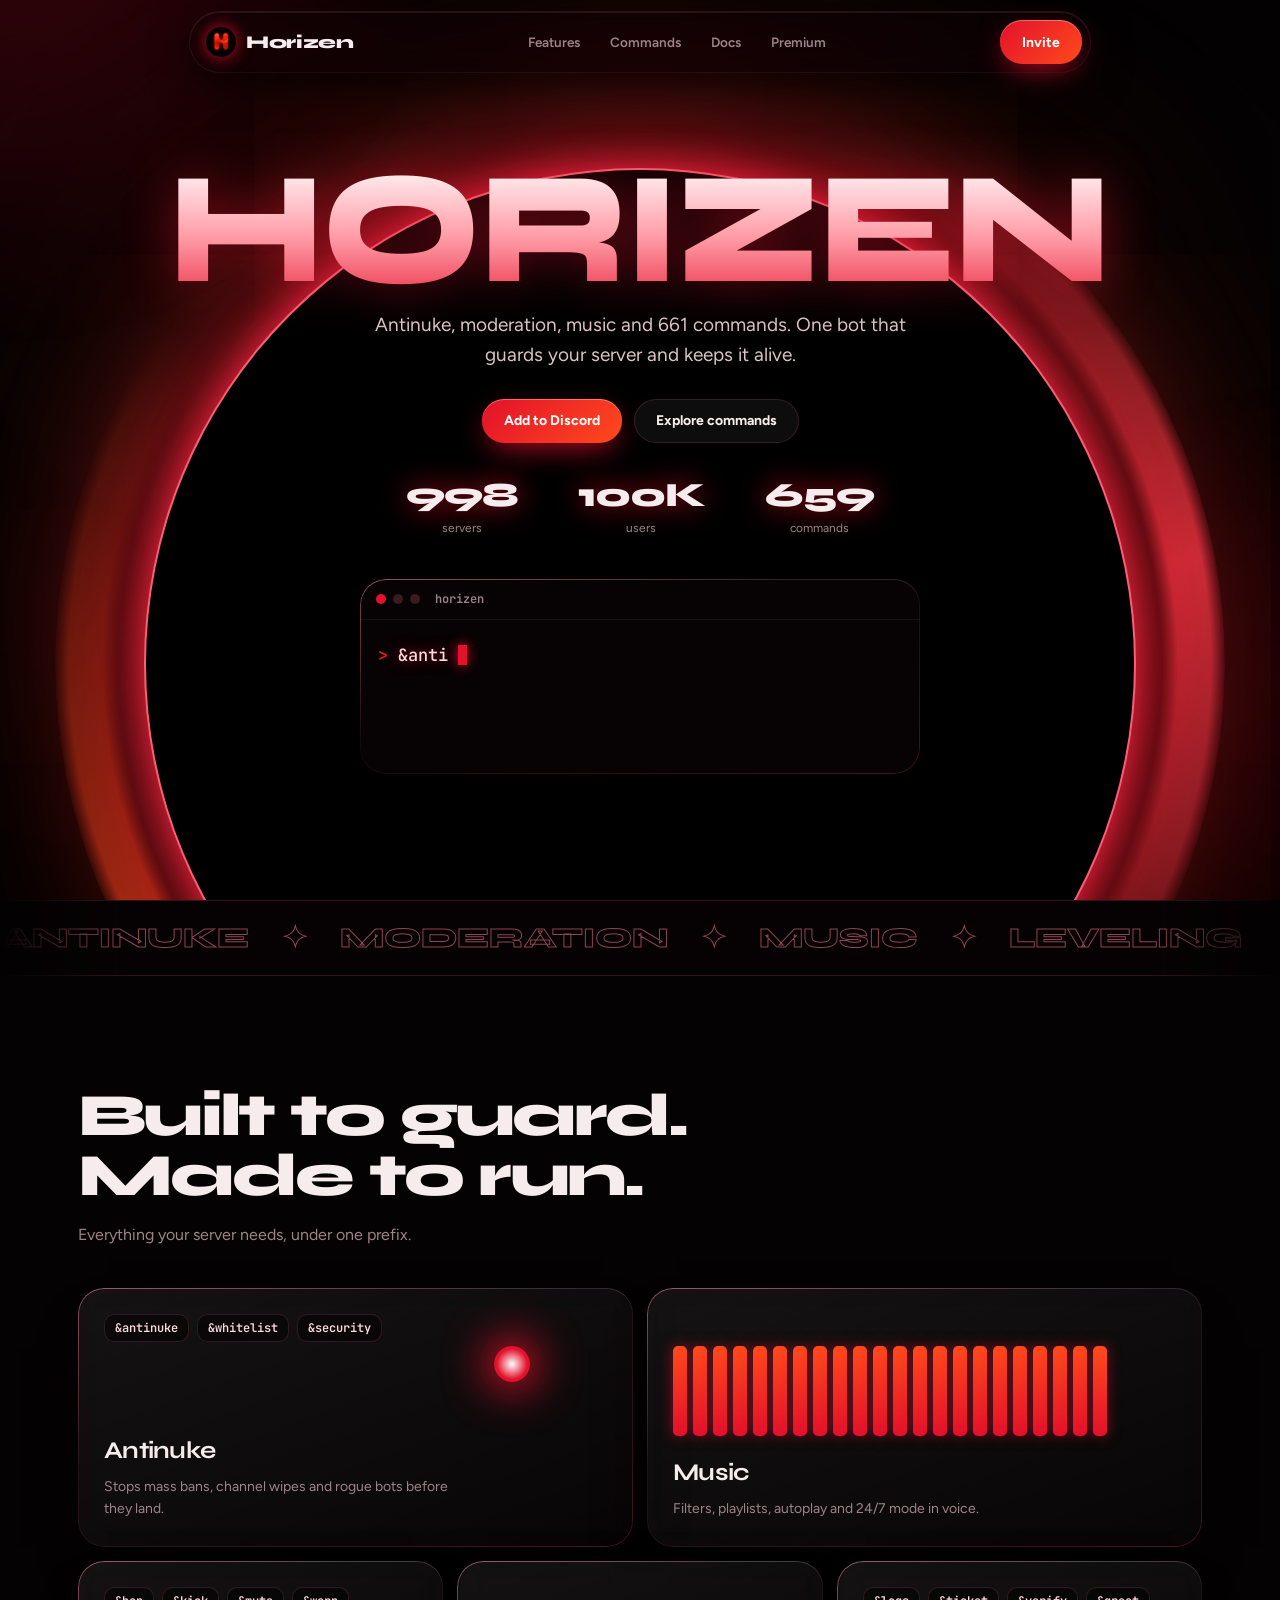
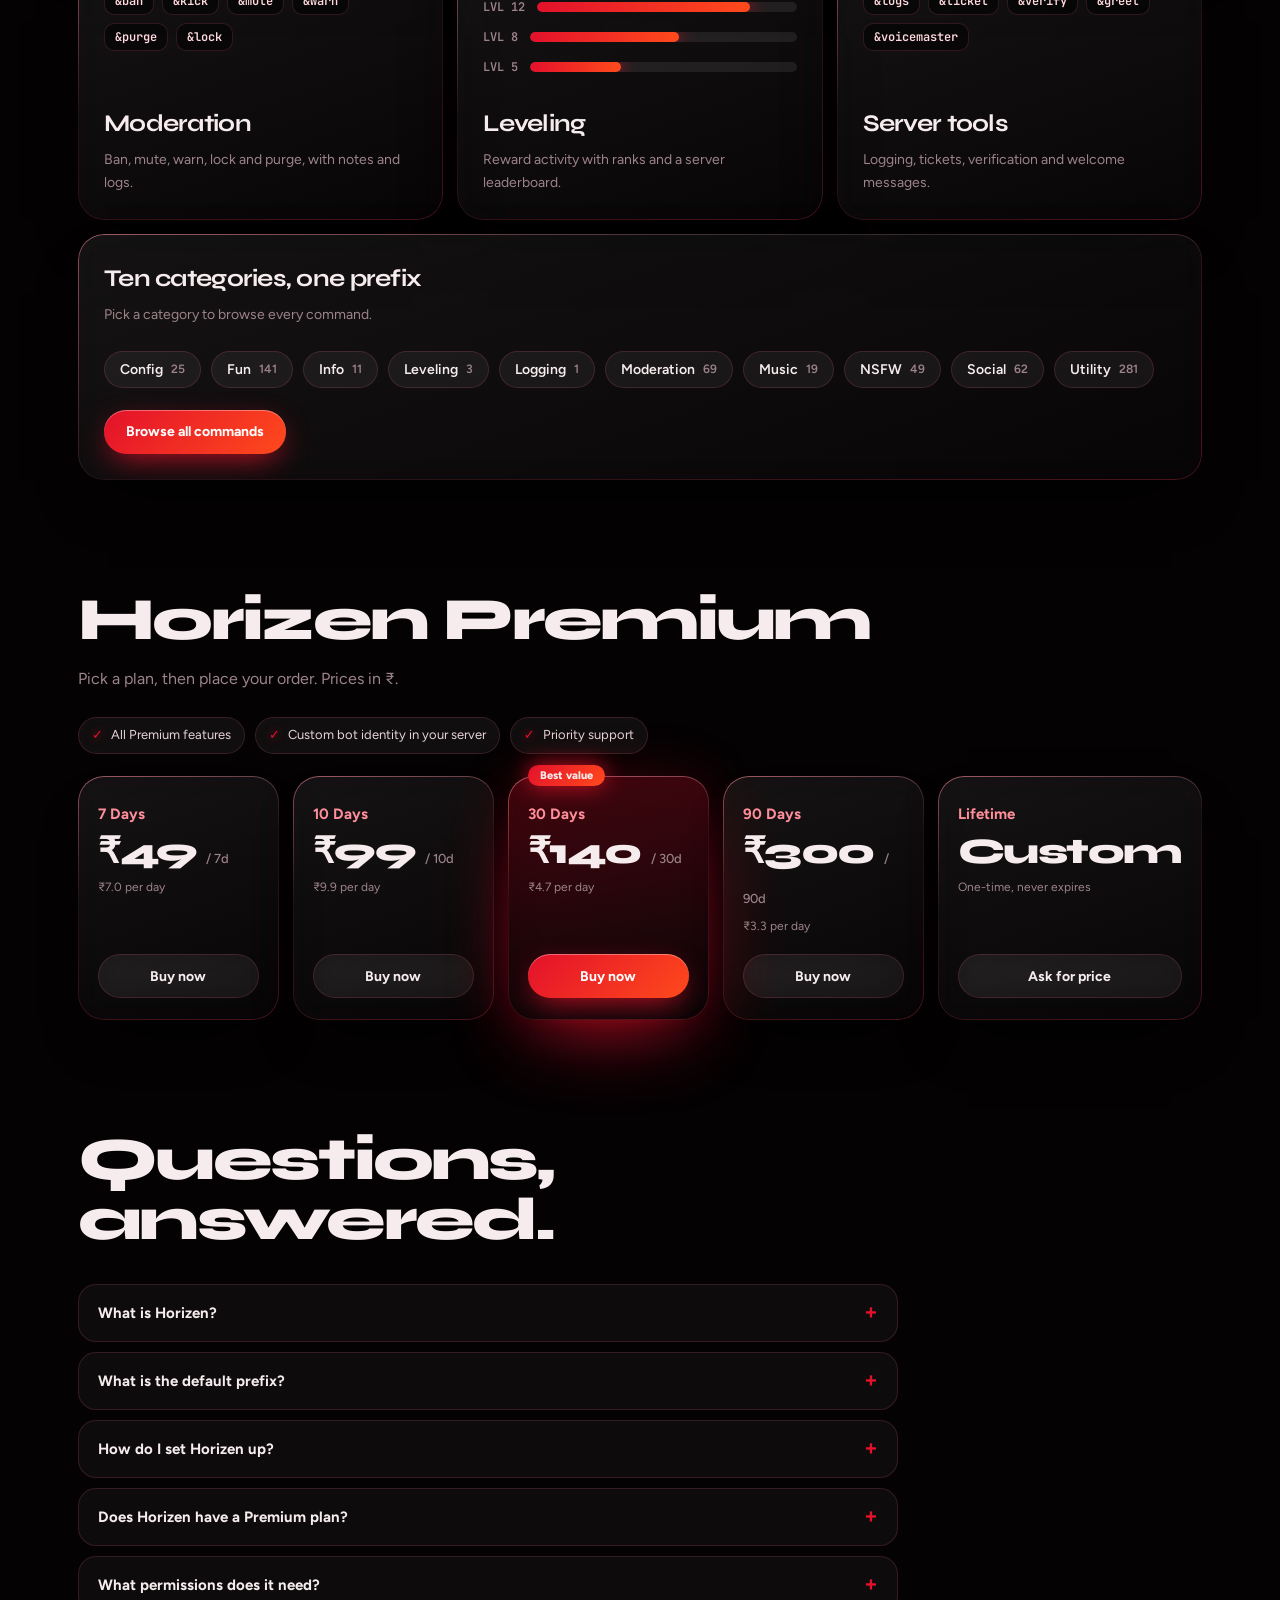
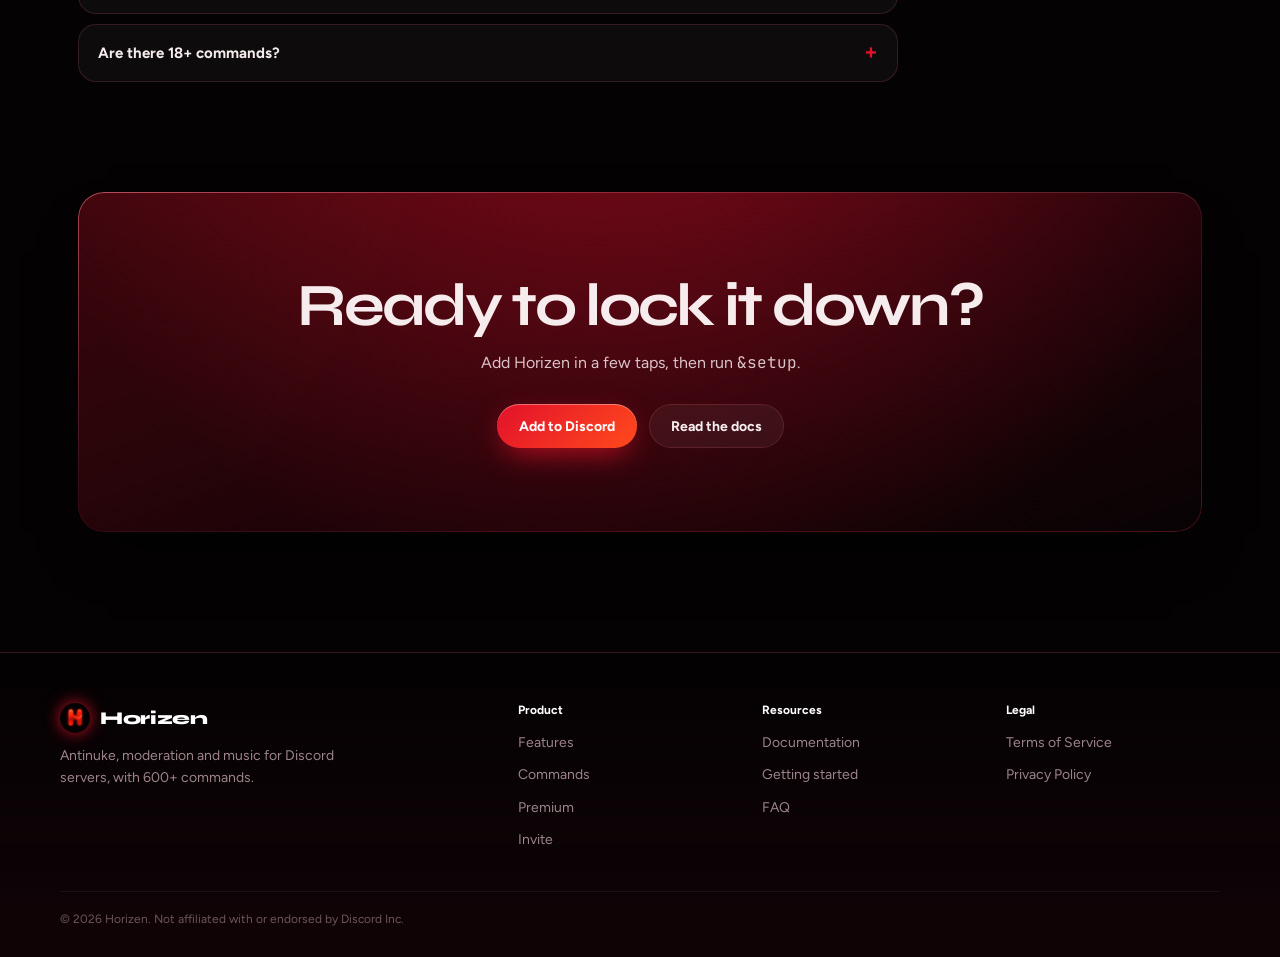
<file: index.html>
<!DOCTYPE html>
<html lang="en">
<head>
<meta charset="utf-8">
<meta name="viewport" content="width=device-width, initial-scale=1, viewport-fit=cover">
<title>Horizen: Antinuke, Moderation &amp; Music Discord Bot with 600+ Commands</title>
<meta name="title" content="Horizen: Antinuke, Moderation &amp; Music Discord Bot with 600+ Commands">
<meta name="description" content="Horizen is a Discord bot with Antinuke protection, moderation, music, leveling, logging and 600+ commands. Secure your server and keep it active. Add Horizen free.">
<meta name="keywords" content="Horizen, Discord bot, antinuke, moderation, music bot, automod, 600 commands">
<meta name="author" content="Horizen"><meta name="application-name" content="Horizen"><meta name="generator" content="Horizen"><meta name="copyright" content="Horizen">
<meta name="robots" content="index, follow, max-image-preview:large, max-snippet:-1, max-video-preview:-1"><meta name="googlebot" content="index, follow"><meta name="bingbot" content="index, follow">
<meta name="language" content="English"><meta name="distribution" content="global"><meta name="coverage" content="Worldwide"><meta name="target" content="all"><meta name="rating" content="general"><meta name="revisit-after" content="7 days">
<meta name="subject" content="Discord bot"><meta name="classification" content="Discord Bots, Server Security, Moderation, Music"><meta name="category" content="Utilities">
<meta name="referrer" content="strict-origin-when-cross-origin"><meta name="format-detection" content="telephone=no">
<meta name="theme-color" content="#e3112b"><meta name="msapplication-TileColor" content="#040203"><meta name="color-scheme" content="dark"><meta name="supported-color-schemes" content="dark">
<meta name="mobile-web-app-capable" content="yes"><meta name="apple-mobile-web-app-capable" content="yes"><meta name="apple-mobile-web-app-title" content="Horizen"><meta name="apple-mobile-web-app-status-bar-style" content="black-translucent">
<meta name="HandheldFriendly" content="true"><meta name="MobileOptimized" content="width"><meta name="msapplication-tap-highlight" content="no">
<link rel="canonical" href="https://horizen.of.to/">
<link rel="alternate" hreflang="en" href="https://horizen.of.to/"><link rel="alternate" hreflang="x-default" href="https://horizen.of.to/">
<link rel="icon" type="image/webp" href="assets/logo.webp"><link rel="apple-touch-icon" href="assets/logo.webp">
<link rel="manifest" href="manifest.webmanifest"><link rel="sitemap" type="application/xml" title="Sitemap" href="sitemap.xml">
<link rel="preconnect" href="https://fonts.googleapis.com"><link rel="preconnect" href="https://fonts.gstatic.com" crossorigin>
<link rel="preload" as="style" href="https://fonts.googleapis.com/css2?family=Syne:wght@600;700;800&family=Figtree:wght@400;500;600;700;800&family=JetBrains+Mono:wght@500;700&display=swap"><link rel="stylesheet" href="https://fonts.googleapis.com/css2?family=Syne:wght@600;700;800&family=Figtree:wght@400;500;600;700;800&family=JetBrains+Mono:wght@500;700&display=swap">
<link rel="stylesheet" href="assets/site.css">
<!-- Verification: uncomment and add your codes
<meta name="google-site-verification" content="YOUR_CODE"><meta name="msvalidate.01" content="YOUR_CODE"><meta name="yandex-verification" content="YOUR_CODE">
<meta name="twitter:site" content="@YOUR_HANDLE"><meta name="twitter:creator" content="@YOUR_HANDLE"> -->
<meta property="og:type" content="website"><meta property="og:site_name" content="Horizen"><meta property="og:title" content="Horizen: Antinuke, Moderation &amp; Music Discord Bot with 600+ Commands"><meta property="og:description" content="Horizen is a Discord bot with Antinuke protection, moderation, music, leveling, logging and 600+ commands. Secure your server and keep it active. Add Horizen free."><meta property="og:url" content="https://horizen.of.to/">
<meta property="og:image" content="https://horizen.of.to/og-image.png"><meta property="og:image:secure_url" content="https://horizen.of.to/og-image.png"><meta property="og:image:type" content="image/png"><meta property="og:image:width" content="1200"><meta property="og:image:height" content="630"><meta property="og:image:alt" content="Horizen Discord bot logo on a red and black background"><meta property="og:locale" content="en_US"><meta property="og:updated_time" content="2026-10-05T00:00:00+00:00">
<meta name="twitter:card" content="summary_large_image"><meta name="twitter:title" content="Horizen: Antinuke, Moderation &amp; Music Discord Bot with 600+ Commands"><meta name="twitter:description" content="Horizen is a Discord bot with Antinuke protection, moderation, music, leveling, logging and 600+ commands. Secure your server and keep it active. Add Horizen free."><meta name="twitter:image" content="https://horizen.of.to/og-image.png"><meta name="twitter:image:alt" content="Horizen Discord bot logo on a red and black background">
<script type="application/ld+json">{"@context": "https://schema.org", "@graph": [{"@type": "WebSite", "@id": "https://horizen.of.to/#site", "url": "https://horizen.of.to/", "name": "Horizen", "inLanguage": "en"}, {"@type": "SoftwareApplication", "name": "Horizen", "applicationCategory": "CommunicationApplication", "operatingSystem": "Discord", "description": "Antinuke protection, moderation, music, leveling, logging and 600+ commands for Discord servers.", "url": "https://horizen.of.to/", "offers": {"@type": "Offer", "price": "0", "priceCurrency": "INR"}}, {"@type": "Organization", "name": "Horizen", "url": "https://horizen.of.to/"}]}</script>
<script type="application/ld+json">{"@context": "https://schema.org", "@type": "FAQPage", "mainEntity": [{"@type": "Question", "name": "What is Horizen?", "acceptedAnswer": {"@type": "Answer", "text": "Horizen is a Discord bot for server protection and management. It includes Antinuke, AutoMod, moderation, music, leveling, logging and 600+ commands."}}, {"@type": "Question", "name": "What is the default prefix?", "acceptedAnswer": {"@type": "Answer", "text": "The default prefix is &. Run &prefixinfo to see your server's prefix and &setprefix to change it."}}, {"@type": "Question", "name": "How do I set Horizen up?", "acceptedAnswer": {"@type": "Answer", "text": "Invite the bot to your server, then run &setup to launch the Master Setup Wizard. Use &systems to review every system."}}, {"@type": "Question", "name": "Does Horizen have a Premium plan?", "acceptedAnswer": {"@type": "Answer", "text": "Yes. Premium gives your server a custom bot identity and priority support. Plans range from 7 days to lifetime."}}, {"@type": "Question", "name": "What permissions does it need?", "acceptedAnswer": {"@type": "Answer", "text": "Place the Horizen role near the top of your role list. The bot can only act on roles below its own."}}, {"@type": "Question", "name": "Are there 18+ commands?", "acceptedAnswer": {"@type": "Answer", "text": "Yes, but they only work in age-restricted channels."}}]}</script>
<!-- DISCORD-EMBED:START -->
<script id="discord:component-embed" type="application/json">{"component":{"type":17,"accent_color":14881067,"components":[{"type":9,"components":[{"type":10,"content":"# Horizen"},{"type":10,"content":"Antinuke, moderation, music, leveling, logging and 600+ commands. Secure your server and keep it active. Add Horizen free."}],"accessory":{"type":11,"media":{"url":"https://horizen.of.to/assets/logo-512.png"}}},{"type":10,"content":"🛡️ **Antinuke**   🔨 **Moderation**   🎵 **Music**   ⚙️ **600+ Commands**"},{"type":14,"divider":true,"spacing":1},{"type":1,"components":[{"type":2,"style":5,"label":"Website","url":"https://horizen.of.to/"},{"type":2,"style":5,"label":"Commands","url":"https://horizen.of.to/commands/"},{"type":2,"style":5,"label":"Docs","url":"https://horizen.of.to/docs/"}]}]}}</script>
<!-- DISCORD-EMBED:END -->
</head>
<body>
<a class="skip" href="#main">Skip to content</a><div class="cur"></div><div class="bgfx"></div><div class="vg"></div><div class="prog" id="prog"></div>
<header class="nav" id="nav"><a class="brand" href="index.html"><img src="assets/logo.webp" alt="">Horizen</a><nav class="nl" aria-label="Main"><a href="#features">Features</a><a href="commands/index.html">Commands</a><a href="docs/index.html">Docs</a><a href="#premium">Premium</a></nav><a class="btn" data-invite href="#">Invite</a><button class="bur" id="bur" type="button" aria-label="Menu" aria-expanded="false"><i></i><i></i></button></header>
<main id="main">
<header class="hero"><div class="eclipse" aria-hidden="true"><i class="corona"></i><i class="core"></i></div>
 <div class="hw"><h1 class="wm" aria-label="Horizen"><svg viewBox="0 40 1000 140" aria-hidden="true" focusable="false"><defs><linearGradient id="wg" x1="0" y1="0" x2="0" y2="1"><stop offset=".12" stop-color="#fff"/><stop offset=".55" stop-color="#ff9aa5"/><stop offset="1" stop-color="#e3112b"/></linearGradient></defs><text x="30" y="165" font-family="Syne,Figtree,Arial,sans-serif" font-weight="800" font-size="160" textLength="940" lengthAdjust="spacingAndGlyphs" fill="url(#wg)">HORIZEN</text></svg></h1>
  <p class="sub">Antinuke, moderation, music and <span id="cc2">600+</span> commands. One bot that guards your server and keeps it alive.</p>
  <div class="cta"><a class="btn" data-invite href="#">Add to Discord</a><a class="btn g" href="commands/index.html">Explore commands</a></div>
  <div class="hs"><div><b id="s">1,000</b><span>servers</span></div><div><b id="u">100K</b><span>users</span></div><div><b id="cc">600</b><span>commands</span></div></div></div>
 <div class="term gl bl" aria-hidden="true"><div class="tb"><i></i><i></i><i></i><span>horizen</span></div><div class="tl"><b>&gt;</b><span id="ty"></span><u></u></div><div class="tres" id="tr"><div><code id="tn"></code><span class="tag" id="tt"></span></div><p id="td"></p></div></div>
</header>
<div class="mq" aria-hidden="true"><div id="mqi"></div></div>
<section class="sec" id="features"><div class="sh rvt"><h2>Built to guard.<br>Made to run.</h2><p>Everything your server needs, under one prefix.</p></div>
 <div class="bento">
  <article class="bc gl bl s3 rvt"><div class="vis"><div class="rg"><i style="--i:0"></i><i style="--i:1"></i><i style="--i:2"></i><b></b></div><div class="chs"><span class="mc">&amp;antinuke</span><span class="mc">&amp;whitelist</span><span class="mc">&amp;security</span></div></div><h3>Antinuke</h3><p>Stops mass bans, channel wipes and rogue bots before they land.</p></article>
  <article class="bc gl bl s3 rvt"><div class="vis"><div class="eq" id="eq"></div></div><h3>Music</h3><p>Filters, playlists, autoplay and 24/7 mode in voice.</p></article>
  <article class="bc gl bl s2 rvt"><div class="vis"><div class="chs"><span class="mc">&amp;ban</span><span class="mc">&amp;kick</span><span class="mc">&amp;mute</span><span class="mc">&amp;warn</span><span class="mc">&amp;purge</span><span class="mc">&amp;lock</span></div></div><h3>Moderation</h3><p>Ban, mute, warn, lock and purge, with notes and logs.</p></article>
  <article class="bc gl bl s2 rvt"><div class="vis"><div class="lvs"><div>LVL 12<span class="lv"><i style="--p:82%"></i></span></div><div>LVL 8<span class="lv"><i style="--p:56%"></i></span></div><div>LVL 5<span class="lv"><i style="--p:34%"></i></span></div></div></div><h3>Leveling</h3><p>Reward activity with ranks and a server leaderboard.</p></article>
  <article class="bc gl bl s2 rvt"><div class="vis"><div class="chs"><span class="mc">&amp;logs</span><span class="mc">&amp;ticket</span><span class="mc">&amp;verify</span><span class="mc">&amp;greet</span><span class="mc">&amp;voicemaster</span></div></div><h3>Server tools</h3><p>Logging, tickets, verification and welcome messages.</p></article>
  <article class="bc gl bl s6 rvt" style="min-height:0"><h3 style="margin-top:0">Ten categories, one prefix</h3><p style="margin-bottom:18px">Pick a category to browse every command.</p><div class="catp" id="catp"></div><div><a class="btn" href="commands/index.html">Browse all commands</a></div></article>
 </div></section>
<section class="sec" id="premium"><div class="sh rvt"><h2>Horizen Premium</h2><p>Pick a plan, then place your order. Prices in <span class="cur-sym" id="cur"></span>.</p></div>
 <div class="pf rvt" id="pf"></div><div class="plans rvt" id="plans"></div>
 <div class="od gl bl" id="order" hidden><h3>Place your order</h3><div class="sum sm" id="sum"></div>
  <label>Your Discord username or ID<input id="o-user" placeholder="e.g. yourname" autocomplete="off"></label>
  <label>Server ID to activate Premium on<input id="o-guild" placeholder="e.g. 123456789012345678" inputmode="numeric" autocomplete="off"></label>
  <button class="btn" id="o-go" type="button">Send order</button><p id="msg" hidden></p></div></section>
<section class="sec" id="faq"><div class="sh rvt"><h2>Questions,<br>answered.</h2></div><div class="faq rvt"><details><summary>What is Horizen?</summary><p>Horizen is a Discord bot for server protection and management. It includes Antinuke, AutoMod, moderation, music, leveling, logging and 600+ commands.</p></details><details><summary>What is the default prefix?</summary><p>The default prefix is &amp;. Run &amp;prefixinfo to see your server's prefix and &amp;setprefix to change it.</p></details><details><summary>How do I set Horizen up?</summary><p>Invite the bot to your server, then run &amp;setup to launch the Master Setup Wizard. Use &amp;systems to review every system.</p></details><details><summary>Does Horizen have a Premium plan?</summary><p>Yes. Premium gives your server a custom bot identity and priority support. Plans range from 7 days to lifetime.</p></details><details><summary>What permissions does it need?</summary><p>Place the Horizen role near the top of your role list. The bot can only act on roles below its own.</p></details><details><summary>Are there 18+ commands?</summary><p>Yes, but they only work in age-restricted channels.</p></details></div></section>
<section class="sec"><div class="fin gl rvt"><h2>Ready to lock it down?</h2><p>Add Horizen in a few taps, then run <code>&amp;setup</code>.</p><div class="cta"><a class="btn" data-invite href="#">Add to Discord</a><a class="btn g" href="docs/index.html">Read the docs</a></div></div></section>
</main>
<footer class="ft"><div class="ftw"><div class="fb"><a class="brand" href="index.html"><img src="assets/logo.webp" alt="">Horizen</a><p>Antinuke, moderation and music for Discord servers, with 600+ commands.</p></div>
<div><h4>Product</h4><a href="index.html#features">Features</a><a href="commands/index.html">Commands</a><a href="index.html#premium">Premium</a><a data-invite href="#">Invite</a></div>
<div><h4>Resources</h4><a href="docs/index.html">Documentation</a><a href="docs/index.html#start">Getting started</a><a href="index.html#faq">FAQ</a></div>
<div><h4>Legal</h4><a href="terms/index.html">Terms of Service</a><a href="privacy/index.html">Privacy Policy</a></div></div>
<div class="cp2">&copy; 2026 Horizen. Not affiliated with or endorsed by Discord Inc.</div></footer>
<div class="toast" id="toast"></div><button class="top" id="top" type="button" aria-label="Back to top">&#8593;</button>
<script src="assets/config.js"></script>
<script src="assets/commands.js"></script>
<script src="assets/site.js"></script>
<script src="assets/home.js"></script>
</body>
</html>
</file>
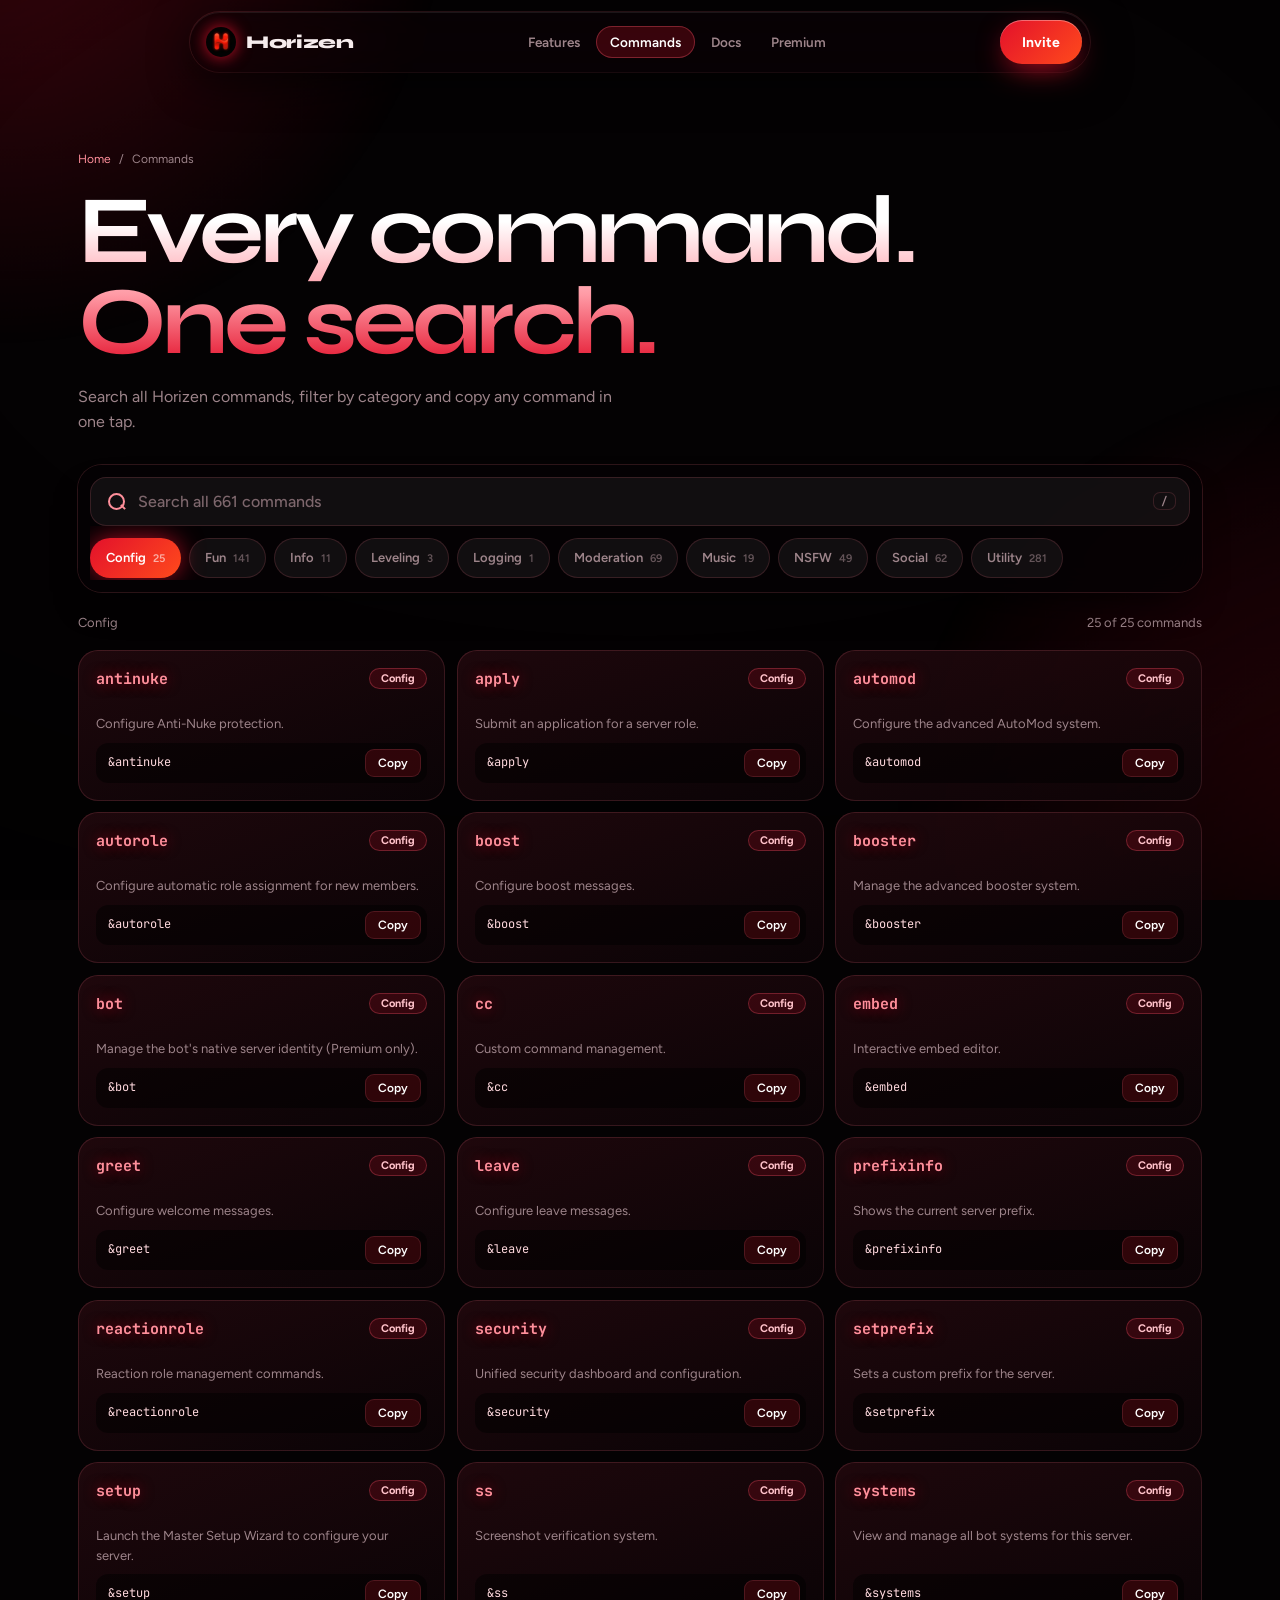
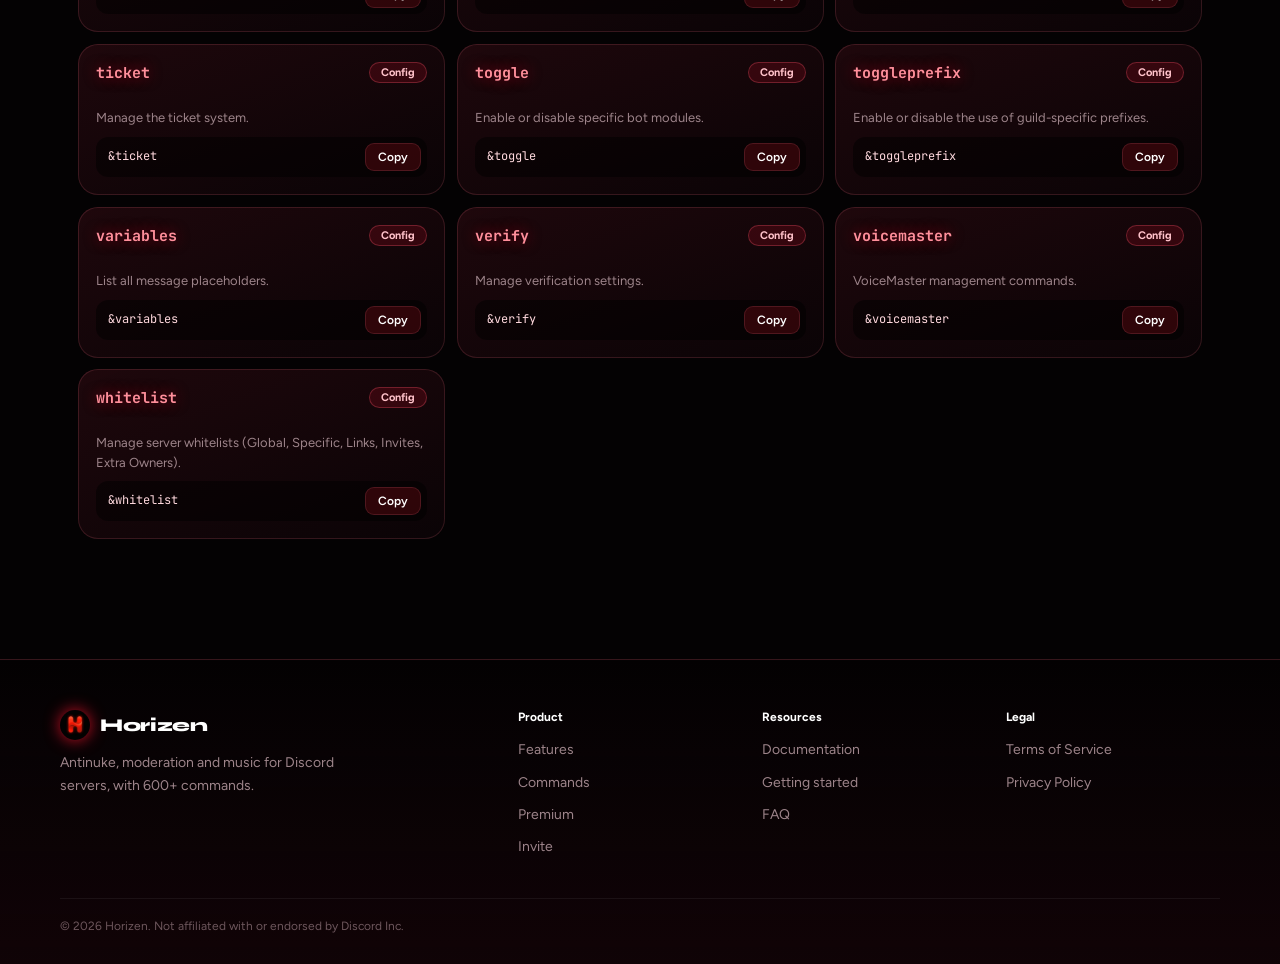
<file: commands/index.html>
<!DOCTYPE html>
<html lang="en">
<head>
<meta charset="utf-8">
<meta name="viewport" content="width=device-width, initial-scale=1, viewport-fit=cover">
<title>Horizen Commands: Search All 600+ Discord Bot Commands</title>
<meta name="title" content="Horizen Commands: Search All 600+ Discord Bot Commands">
<meta name="description" content="Search and copy every Horizen command. Antinuke, moderation, music, leveling, logging, fun, social and utility commands for Discord.">
<meta name="keywords" content="Horizen commands, Discord bot commands, antinuke commands, moderation commands, music commands">
<meta name="author" content="Horizen"><meta name="application-name" content="Horizen"><meta name="generator" content="Horizen"><meta name="copyright" content="Horizen">
<meta name="robots" content="index, follow, max-image-preview:large, max-snippet:-1, max-video-preview:-1"><meta name="googlebot" content="index, follow"><meta name="bingbot" content="index, follow">
<meta name="language" content="English"><meta name="distribution" content="global"><meta name="coverage" content="Worldwide"><meta name="target" content="all"><meta name="rating" content="general"><meta name="revisit-after" content="7 days">
<meta name="subject" content="Discord bot"><meta name="classification" content="Discord Bots, Server Security, Moderation, Music"><meta name="category" content="Utilities">
<meta name="referrer" content="strict-origin-when-cross-origin"><meta name="format-detection" content="telephone=no">
<meta name="theme-color" content="#e3112b"><meta name="msapplication-TileColor" content="#040203"><meta name="color-scheme" content="dark"><meta name="supported-color-schemes" content="dark">
<meta name="mobile-web-app-capable" content="yes"><meta name="apple-mobile-web-app-capable" content="yes"><meta name="apple-mobile-web-app-title" content="Horizen"><meta name="apple-mobile-web-app-status-bar-style" content="black-translucent">
<meta name="HandheldFriendly" content="true"><meta name="MobileOptimized" content="width"><meta name="msapplication-tap-highlight" content="no">
<link rel="canonical" href="https://horizen.of.to/commands/">
<link rel="alternate" hreflang="en" href="https://horizen.of.to/commands/"><link rel="alternate" hreflang="x-default" href="https://horizen.of.to/commands/">
<link rel="icon" type="image/webp" href="../assets/logo.webp"><link rel="apple-touch-icon" href="../assets/logo.webp">
<link rel="manifest" href="../manifest.webmanifest"><link rel="sitemap" type="application/xml" title="Sitemap" href="../sitemap.xml">
<link rel="preconnect" href="https://fonts.googleapis.com"><link rel="preconnect" href="https://fonts.gstatic.com" crossorigin>
<link rel="preload" as="style" href="https://fonts.googleapis.com/css2?family=Syne:wght@600;700;800&family=Figtree:wght@400;500;600;700;800&family=JetBrains+Mono:wght@500;700&display=swap"><link rel="stylesheet" href="https://fonts.googleapis.com/css2?family=Syne:wght@600;700;800&family=Figtree:wght@400;500;600;700;800&family=JetBrains+Mono:wght@500;700&display=swap">
<link rel="stylesheet" href="../assets/site.css">
<!-- Verification: uncomment and add your codes
<meta name="google-site-verification" content="YOUR_CODE"><meta name="msvalidate.01" content="YOUR_CODE"><meta name="yandex-verification" content="YOUR_CODE">
<meta name="twitter:site" content="@YOUR_HANDLE"><meta name="twitter:creator" content="@YOUR_HANDLE"> -->
<meta property="og:type" content="website"><meta property="og:site_name" content="Horizen"><meta property="og:title" content="Horizen Commands: Search All 600+ Discord Bot Commands"><meta property="og:description" content="Search and copy every Horizen command. Antinuke, moderation, music, leveling, logging, fun, social and utility commands for Discord."><meta property="og:url" content="https://horizen.of.to/commands/">
<meta property="og:image" content="https://horizen.of.to/og-image.png"><meta property="og:image:secure_url" content="https://horizen.of.to/og-image.png"><meta property="og:image:type" content="image/png"><meta property="og:image:width" content="1200"><meta property="og:image:height" content="630"><meta property="og:image:alt" content="Horizen Discord bot logo on a red and black background"><meta property="og:locale" content="en_US"><meta property="og:updated_time" content="2026-10-05T00:00:00+00:00">
<meta name="twitter:card" content="summary_large_image"><meta name="twitter:title" content="Horizen Commands: Search All 600+ Discord Bot Commands"><meta name="twitter:description" content="Search and copy every Horizen command. Antinuke, moderation, music, leveling, logging, fun, social and utility commands for Discord."><meta name="twitter:image" content="https://horizen.of.to/og-image.png"><meta name="twitter:image:alt" content="Horizen Discord bot logo on a red and black background">
<script type="application/ld+json">{"@context": "https://schema.org", "@type": "BreadcrumbList", "itemListElement": [{"@type": "ListItem", "position": 1, "name": "Home", "item": "https://horizen.of.to/"}, {"@type": "ListItem", "position": 2, "name": "Commands", "item": "https://horizen.of.to/commands/"}]}</script>
<script type="application/ld+json">{"@context": "https://schema.org", "@type": "CollectionPage", "name": "Horizen commands", "description": "Search and copy every Horizen command.", "url": "https://horizen.of.to/commands/"}</script>
<!-- DISCORD-EMBED:START -->
<script id="discord:component-embed" type="application/json">{"component":{"type":17,"accent_color":14881067,"components":[{"type":9,"components":[{"type":10,"content":"# Horizen Commands"},{"type":10,"content":"Search and copy every Horizen command: antinuke, moderation, music, leveling, logging, fun, social and utility."}],"accessory":{"type":11,"media":{"url":"https://horizen.of.to/assets/logo-512.png"}}},{"type":10,"content":"🛡️ **Antinuke**   🔨 **Moderation**   🎵 **Music**   ⚙️ **600+ Commands**"},{"type":14,"divider":true,"spacing":1},{"type":1,"components":[{"type":2,"style":5,"label":"Website","url":"https://horizen.of.to/"},{"type":2,"style":5,"label":"Commands","url":"https://horizen.of.to/commands/"},{"type":2,"style":5,"label":"Docs","url":"https://horizen.of.to/docs/"}]}]}}</script>
<!-- DISCORD-EMBED:END -->
</head>
<body>
<a class="skip" href="#main">Skip to content</a><div class="cur"></div><div class="bgfx"></div><div class="vg"></div><div class="prog" id="prog"></div>
<header class="nav" id="nav"><a class="brand" href="../index.html"><img src="../assets/logo.webp" alt="">Horizen</a><nav class="nl" aria-label="Main"><a href="../index.html#features">Features</a><a href="../commands/index.html" class=on>Commands</a><a href="../docs/index.html">Docs</a><a href="../index.html#premium">Premium</a></nav><a class="btn" data-invite href="#">Invite</a><button class="bur" id="bur" type="button" aria-label="Menu" aria-expanded="false"><i></i><i></i></button></header>
<main id="main"><div class="ph"><div class="bc2"><a href="../index.html">Home</a><span>/</span><span aria-current="page">Commands</span></div>
<h1>Every command.<br>One search.</h1><p>Search all Horizen commands, filter by category and copy any command in one tap.</p>
<div class="xbar"><div class="srch"><input id="q" type="search" aria-label="Search commands" autocomplete="off"><kbd>/</kbd></div><div class="chips" id="chips"></div></div>
<div class="rc" id="rc"></div><p class="warn" id="warn" hidden>18+ commands. Only use them in age-restricted channels.</p>
<div class="grid" id="grid"></div><p class="empty" id="empty" hidden>No commands found.</p><div class="more" id="more" hidden><button class="btn g" id="moreb" type="button">Show more</button></div></div></main>
<footer class="ft"><div class="ftw"><div class="fb"><a class="brand" href="../index.html"><img src="../assets/logo.webp" alt="">Horizen</a><p>Antinuke, moderation and music for Discord servers, with 600+ commands.</p></div>
<div><h4>Product</h4><a href="../index.html#features">Features</a><a href="../commands/index.html">Commands</a><a href="../index.html#premium">Premium</a><a data-invite href="#">Invite</a></div>
<div><h4>Resources</h4><a href="../docs/index.html">Documentation</a><a href="../docs/index.html#start">Getting started</a><a href="../index.html#faq">FAQ</a></div>
<div><h4>Legal</h4><a href="../terms/index.html">Terms of Service</a><a href="../privacy/index.html">Privacy Policy</a></div></div>
<div class="cp2">&copy; 2026 Horizen. Not affiliated with or endorsed by Discord Inc.</div></footer>
<div class="toast" id="toast"></div><button class="top" id="top" type="button" aria-label="Back to top">&#8593;</button>
<script src="../assets/config.js"></script>
<script src="../assets/commands.js"></script>
<script src="../assets/site.js"></script>
<script src="../assets/explorer.js"></script>
</body>
</html>
</file>
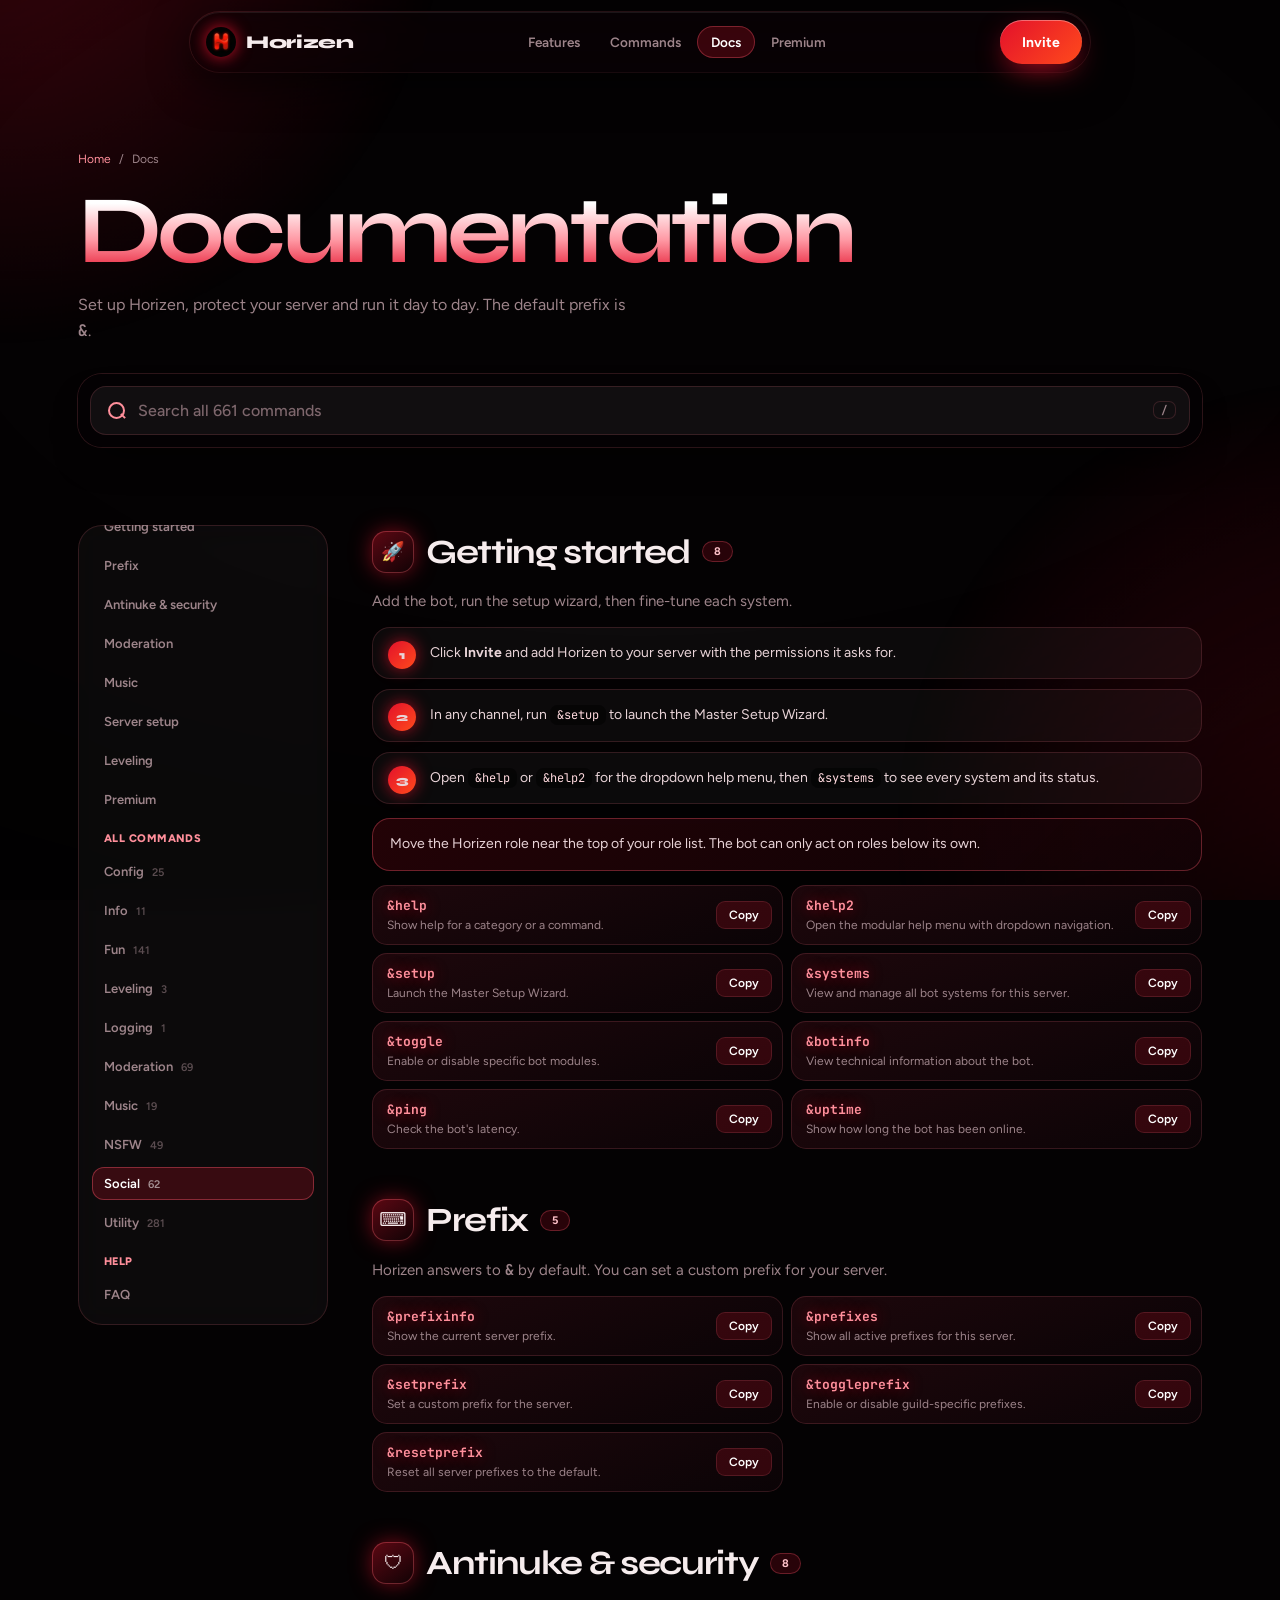
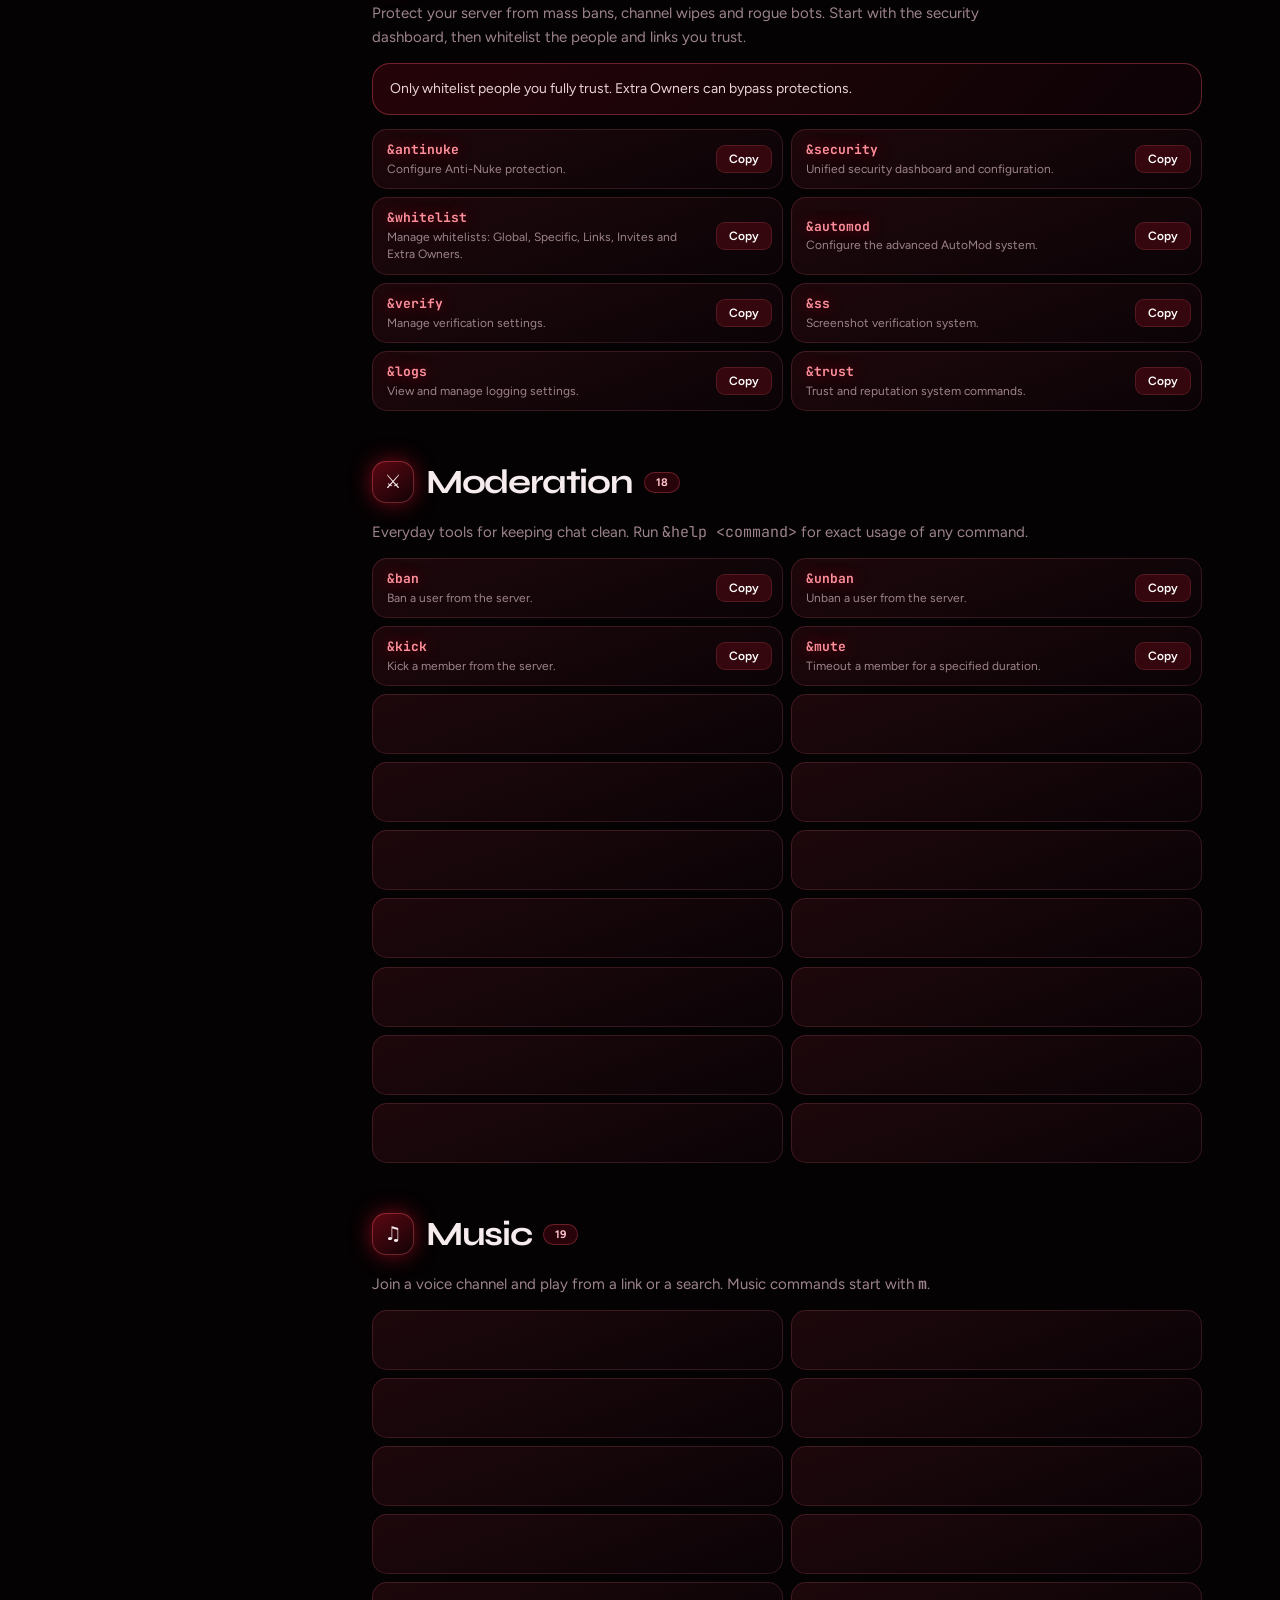
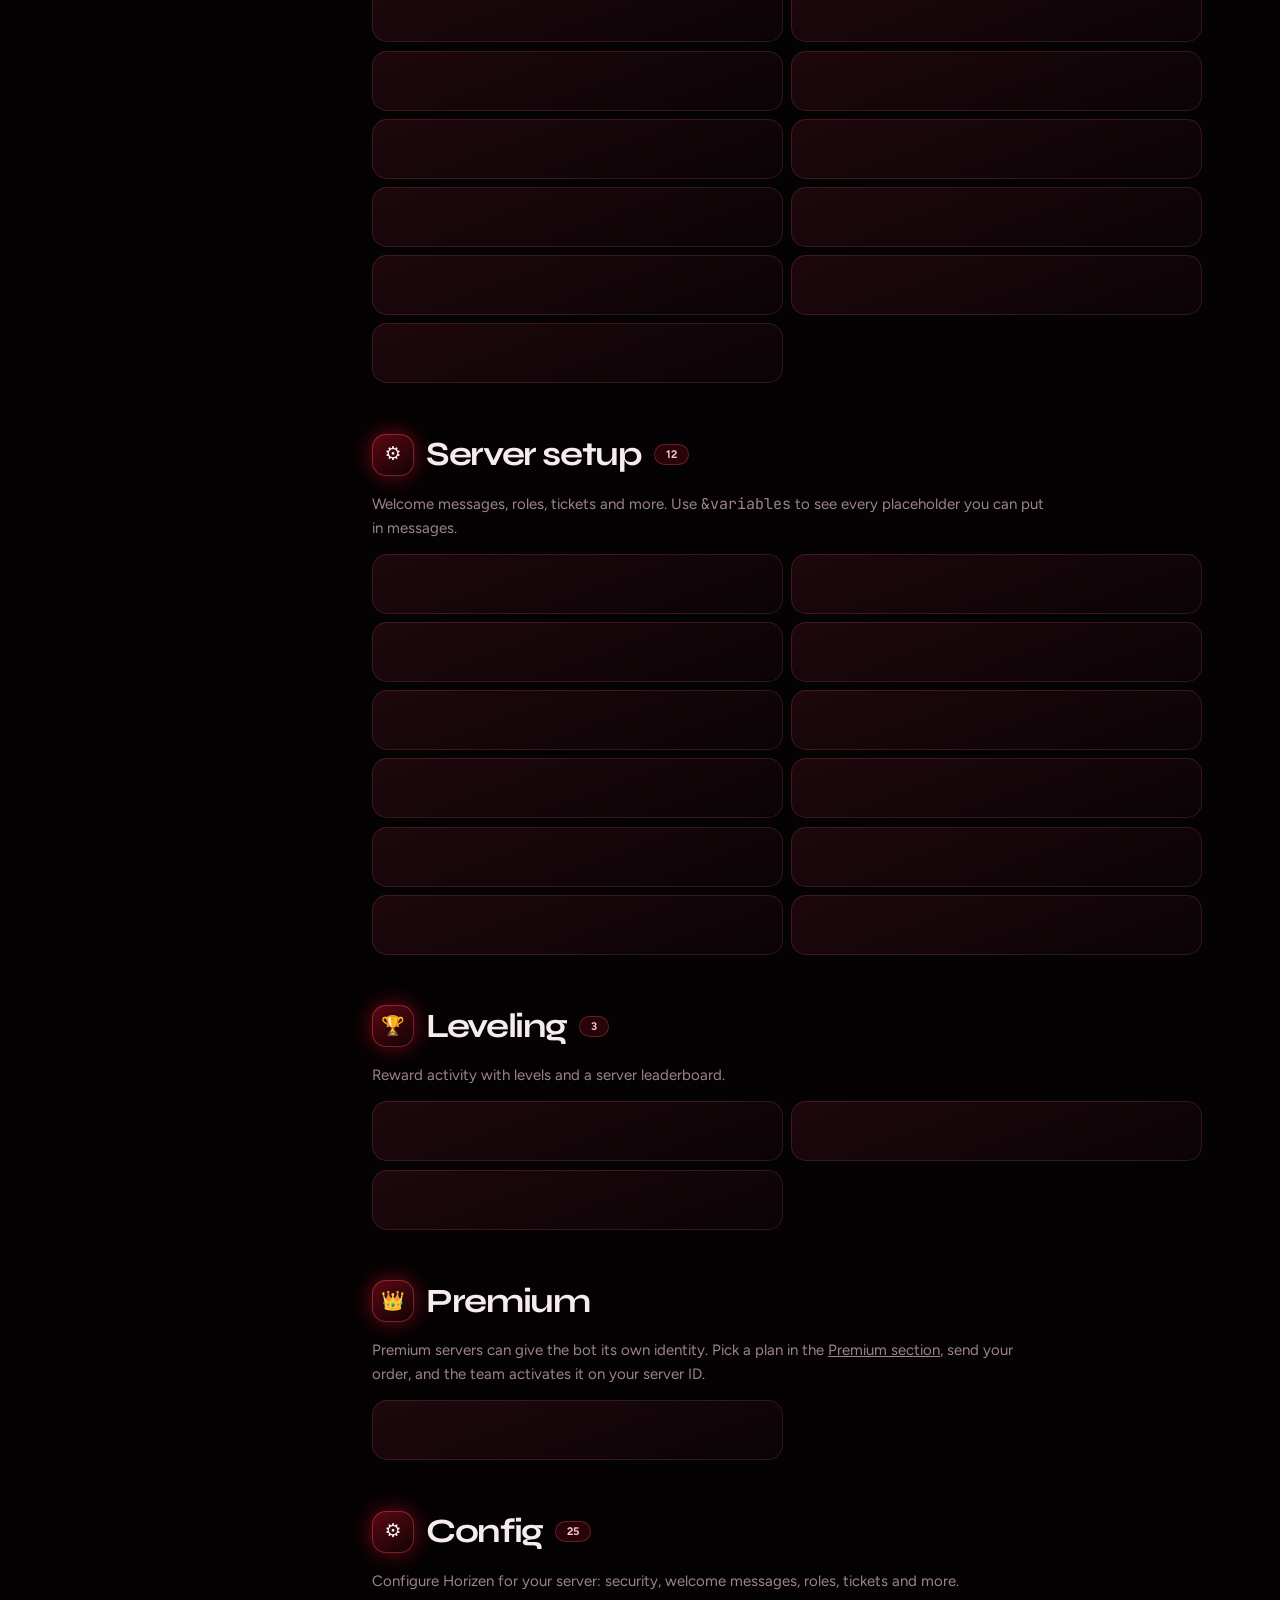
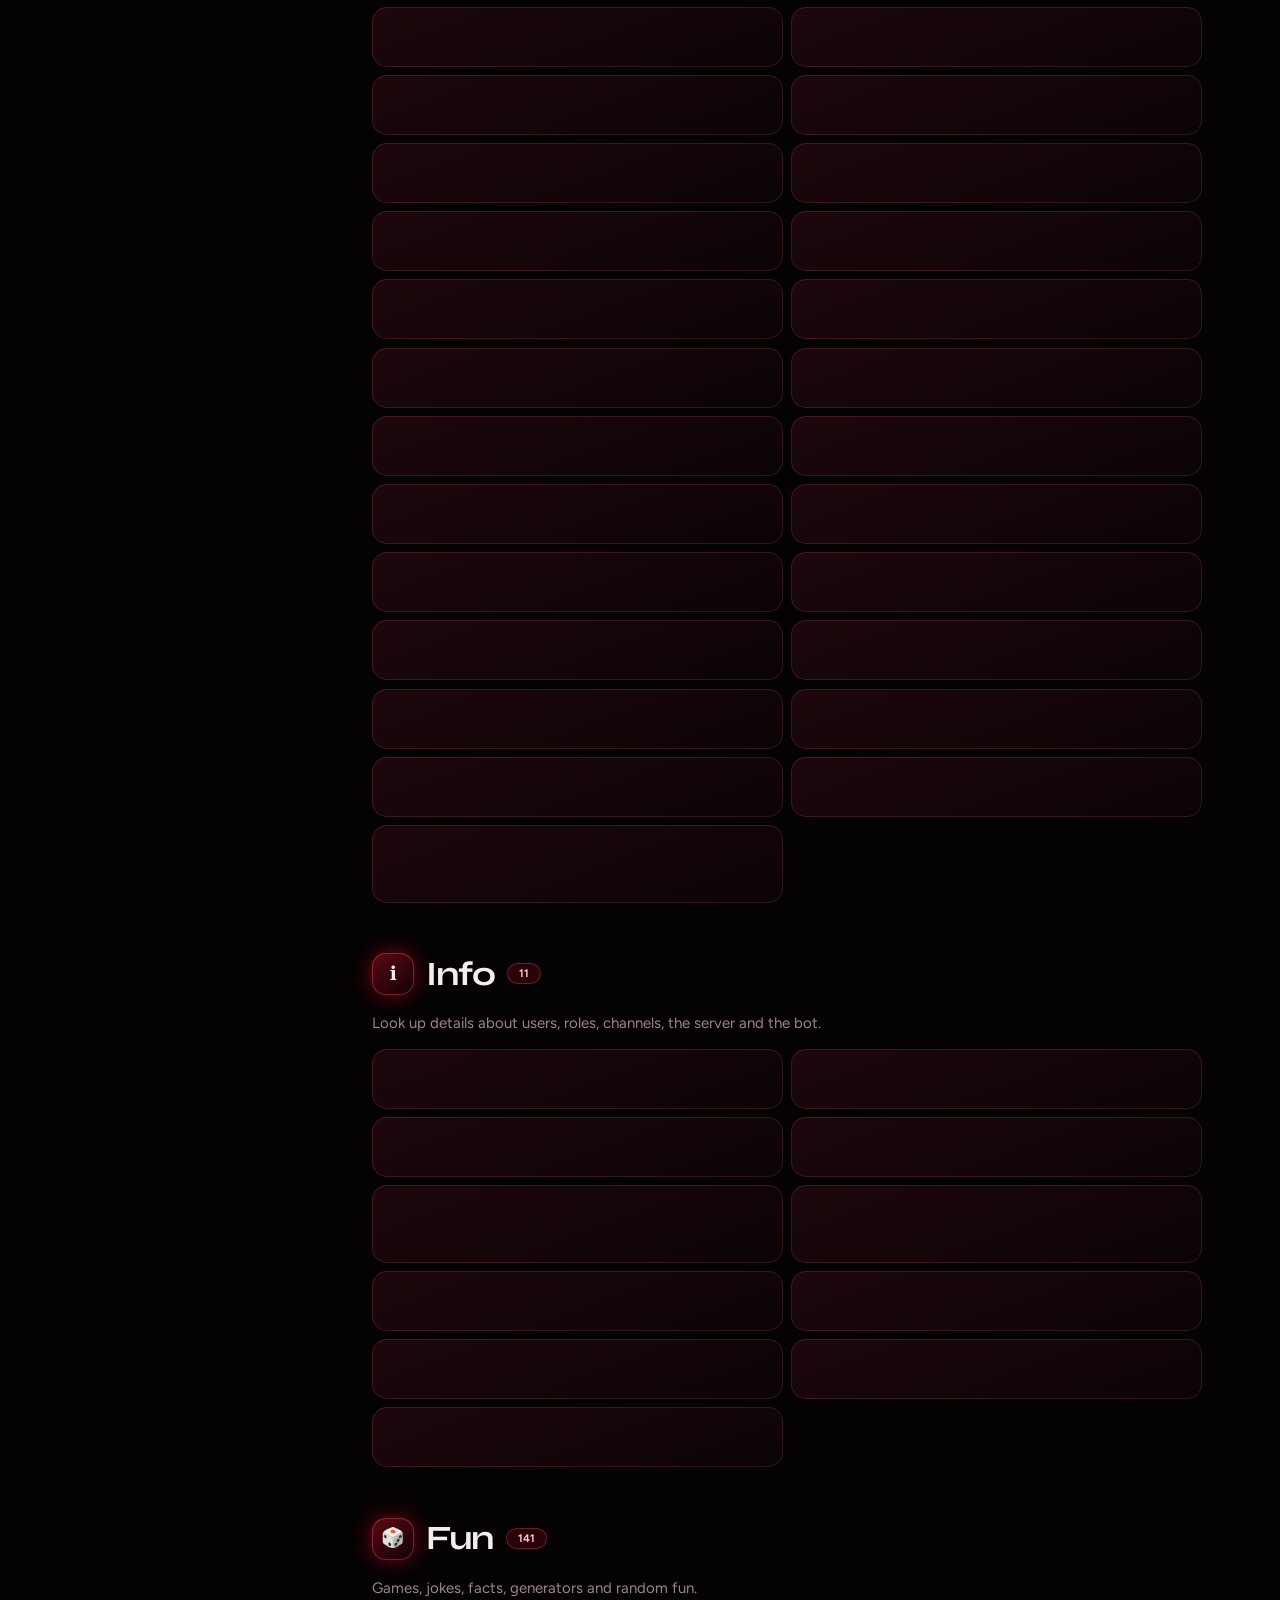
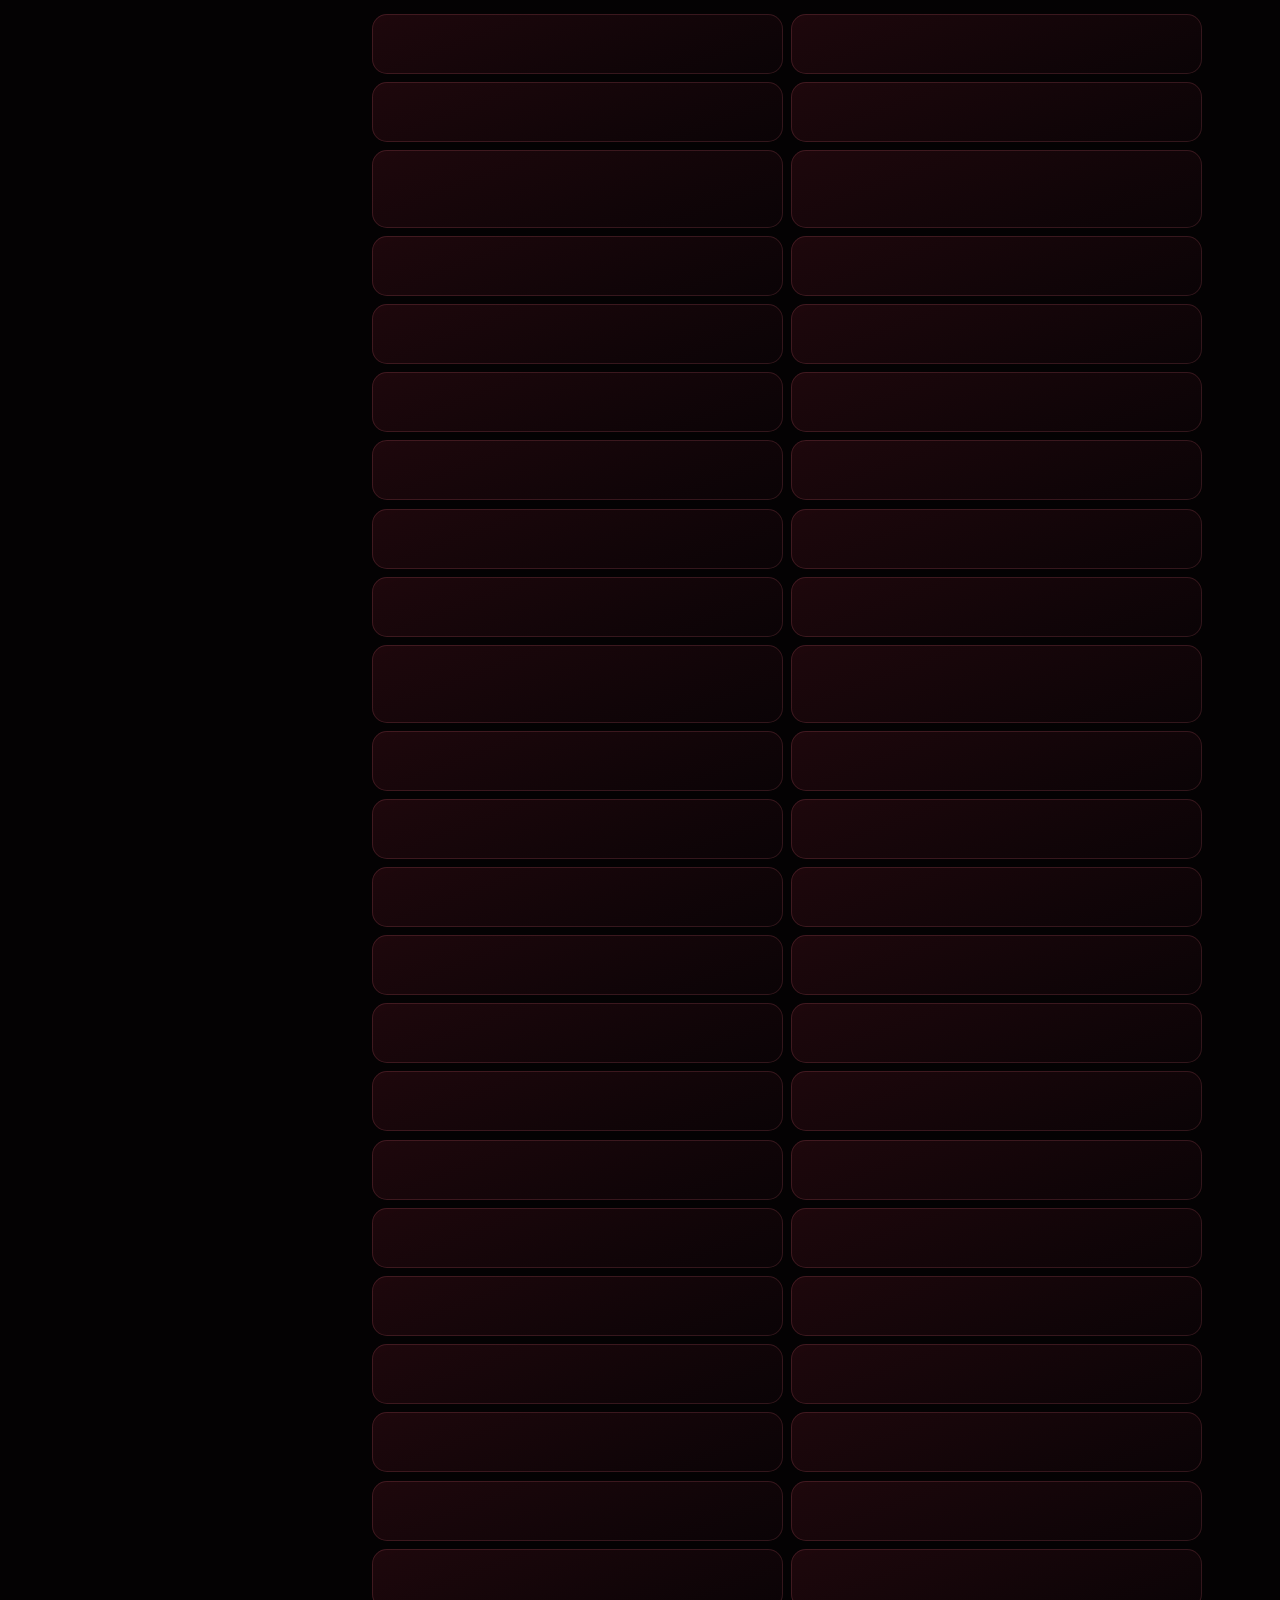
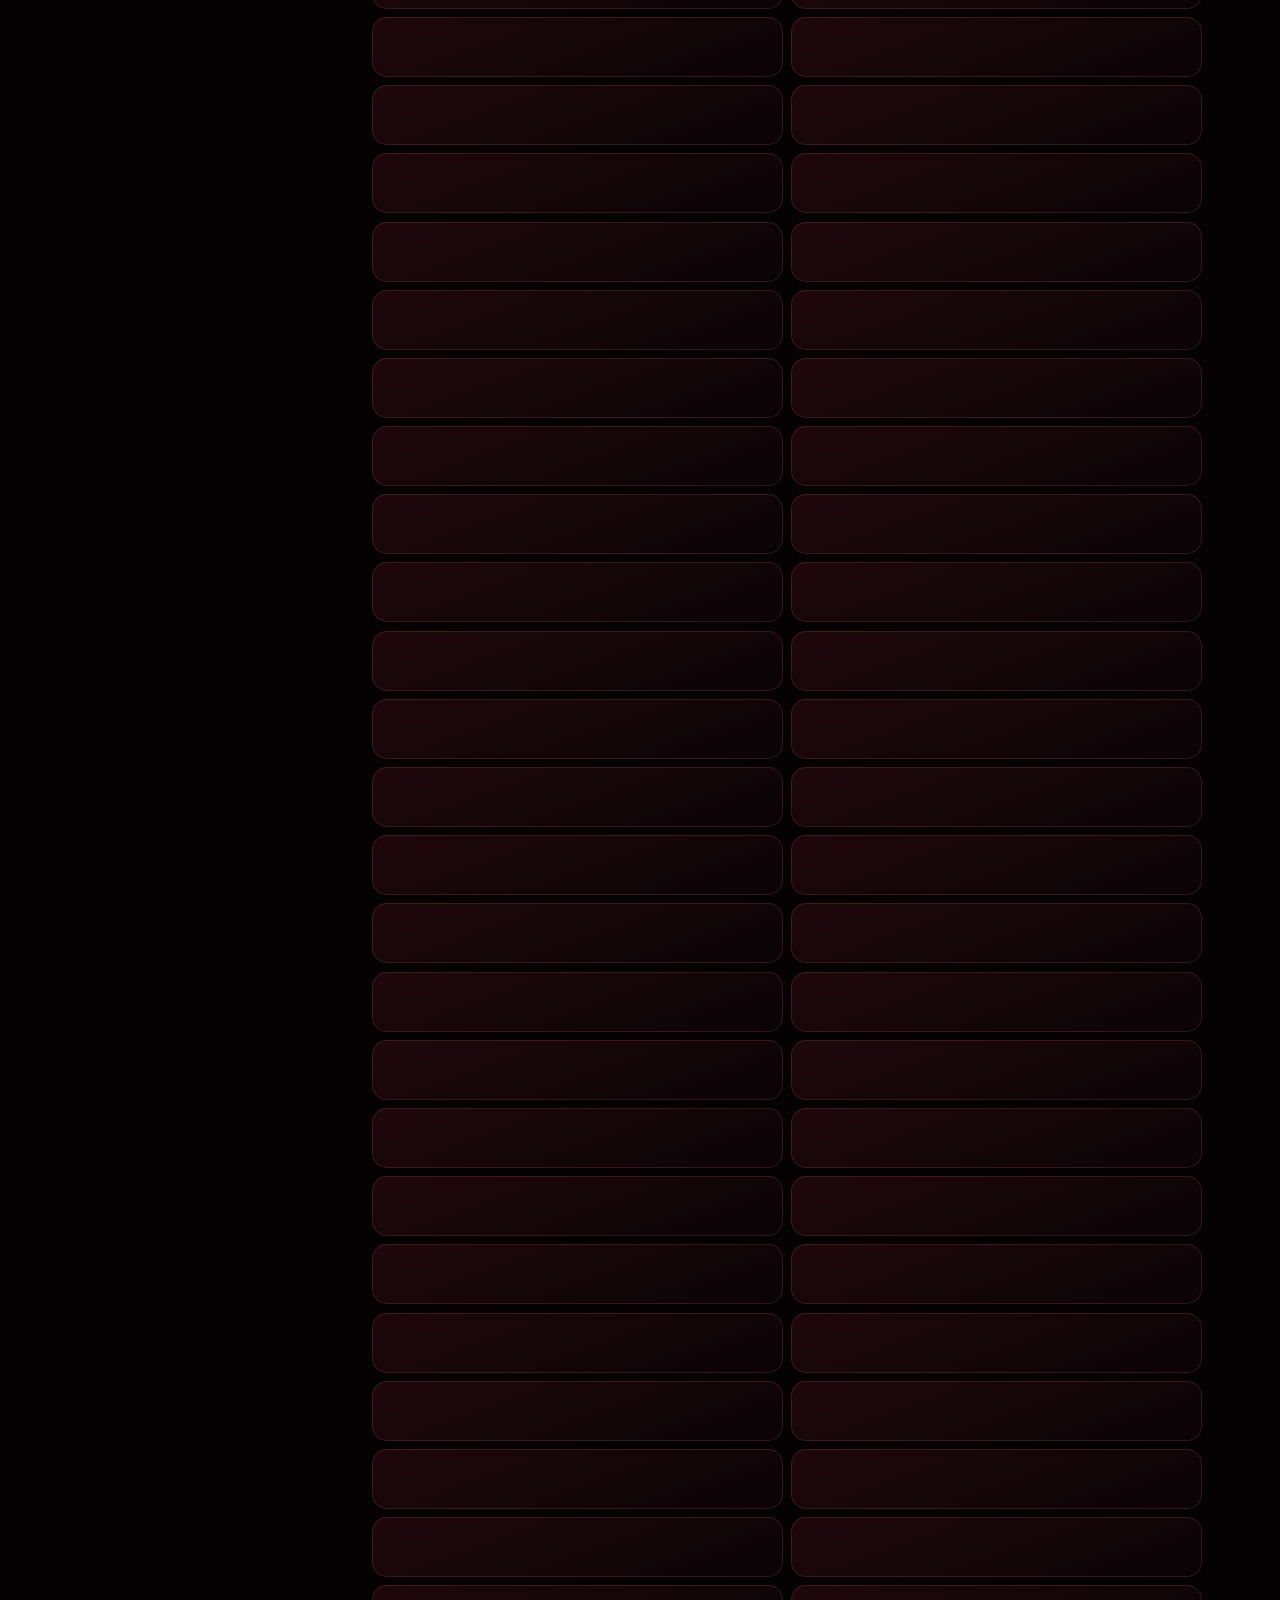
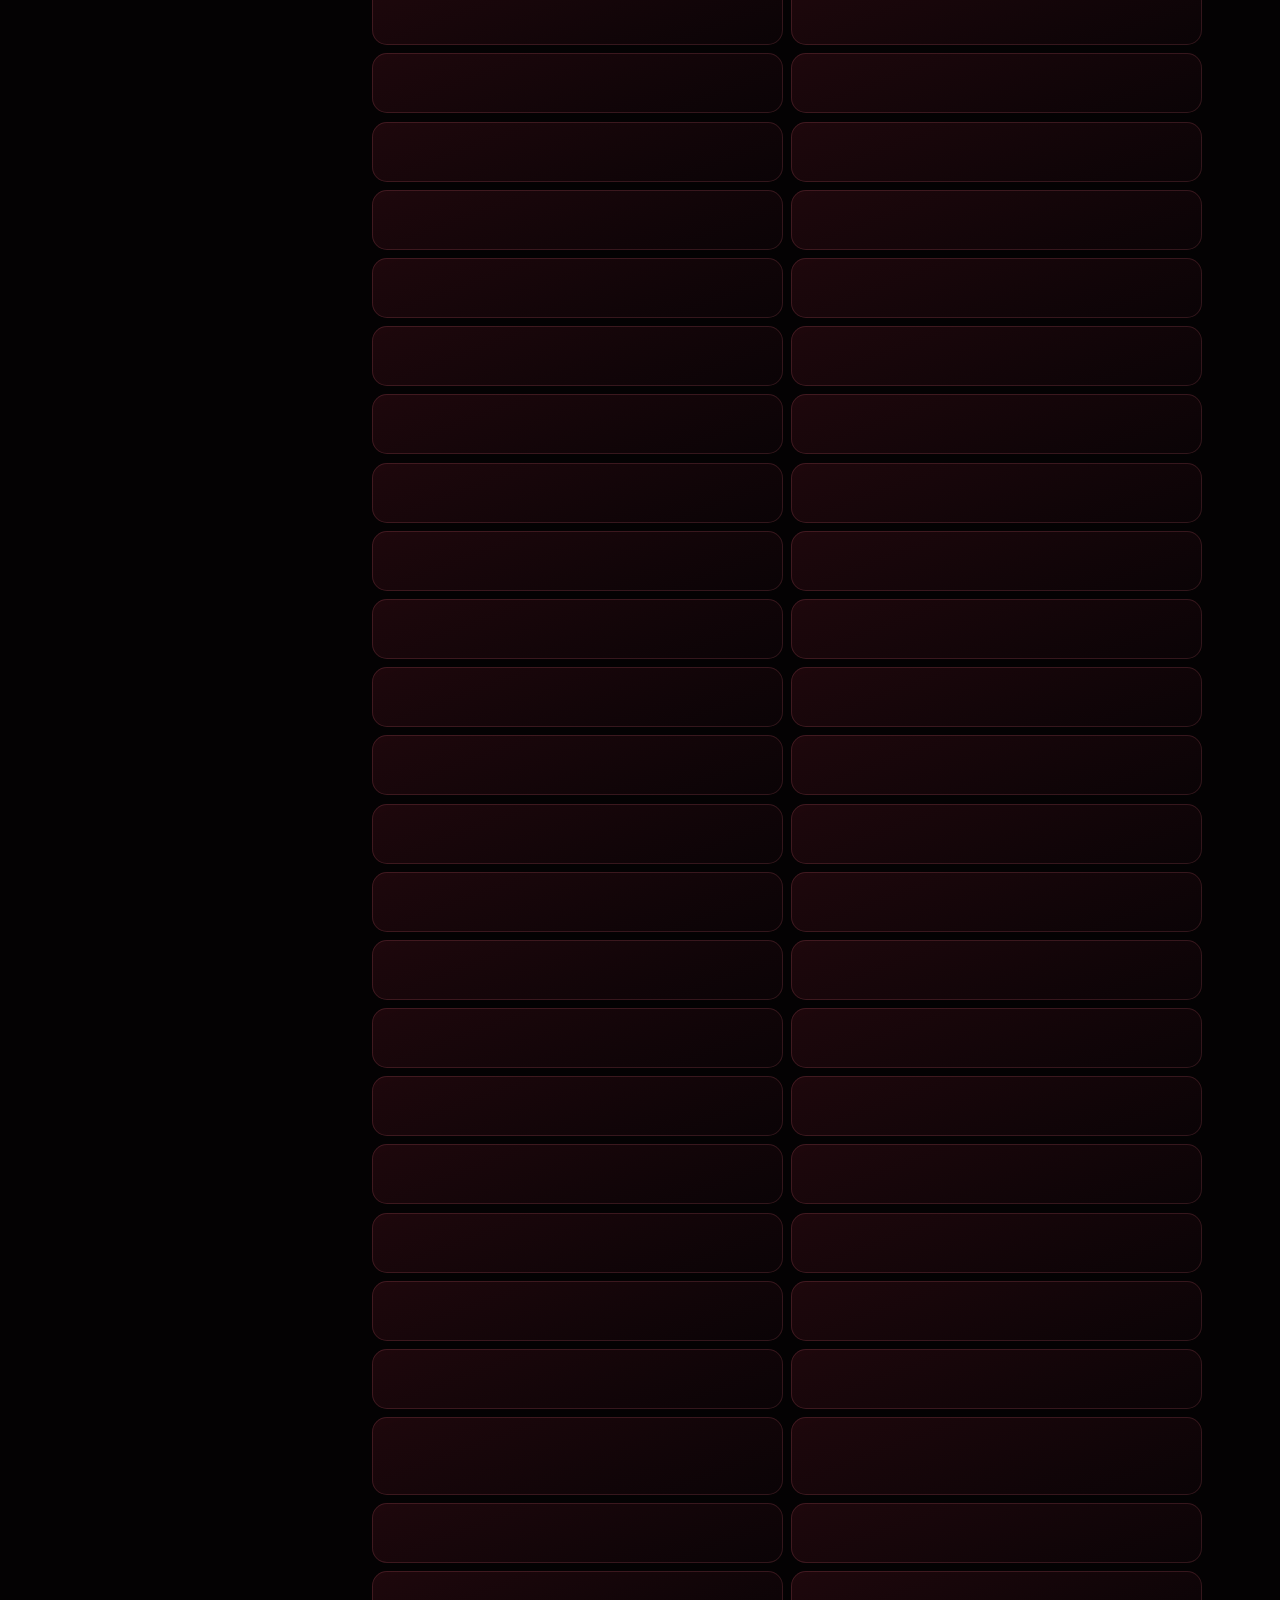
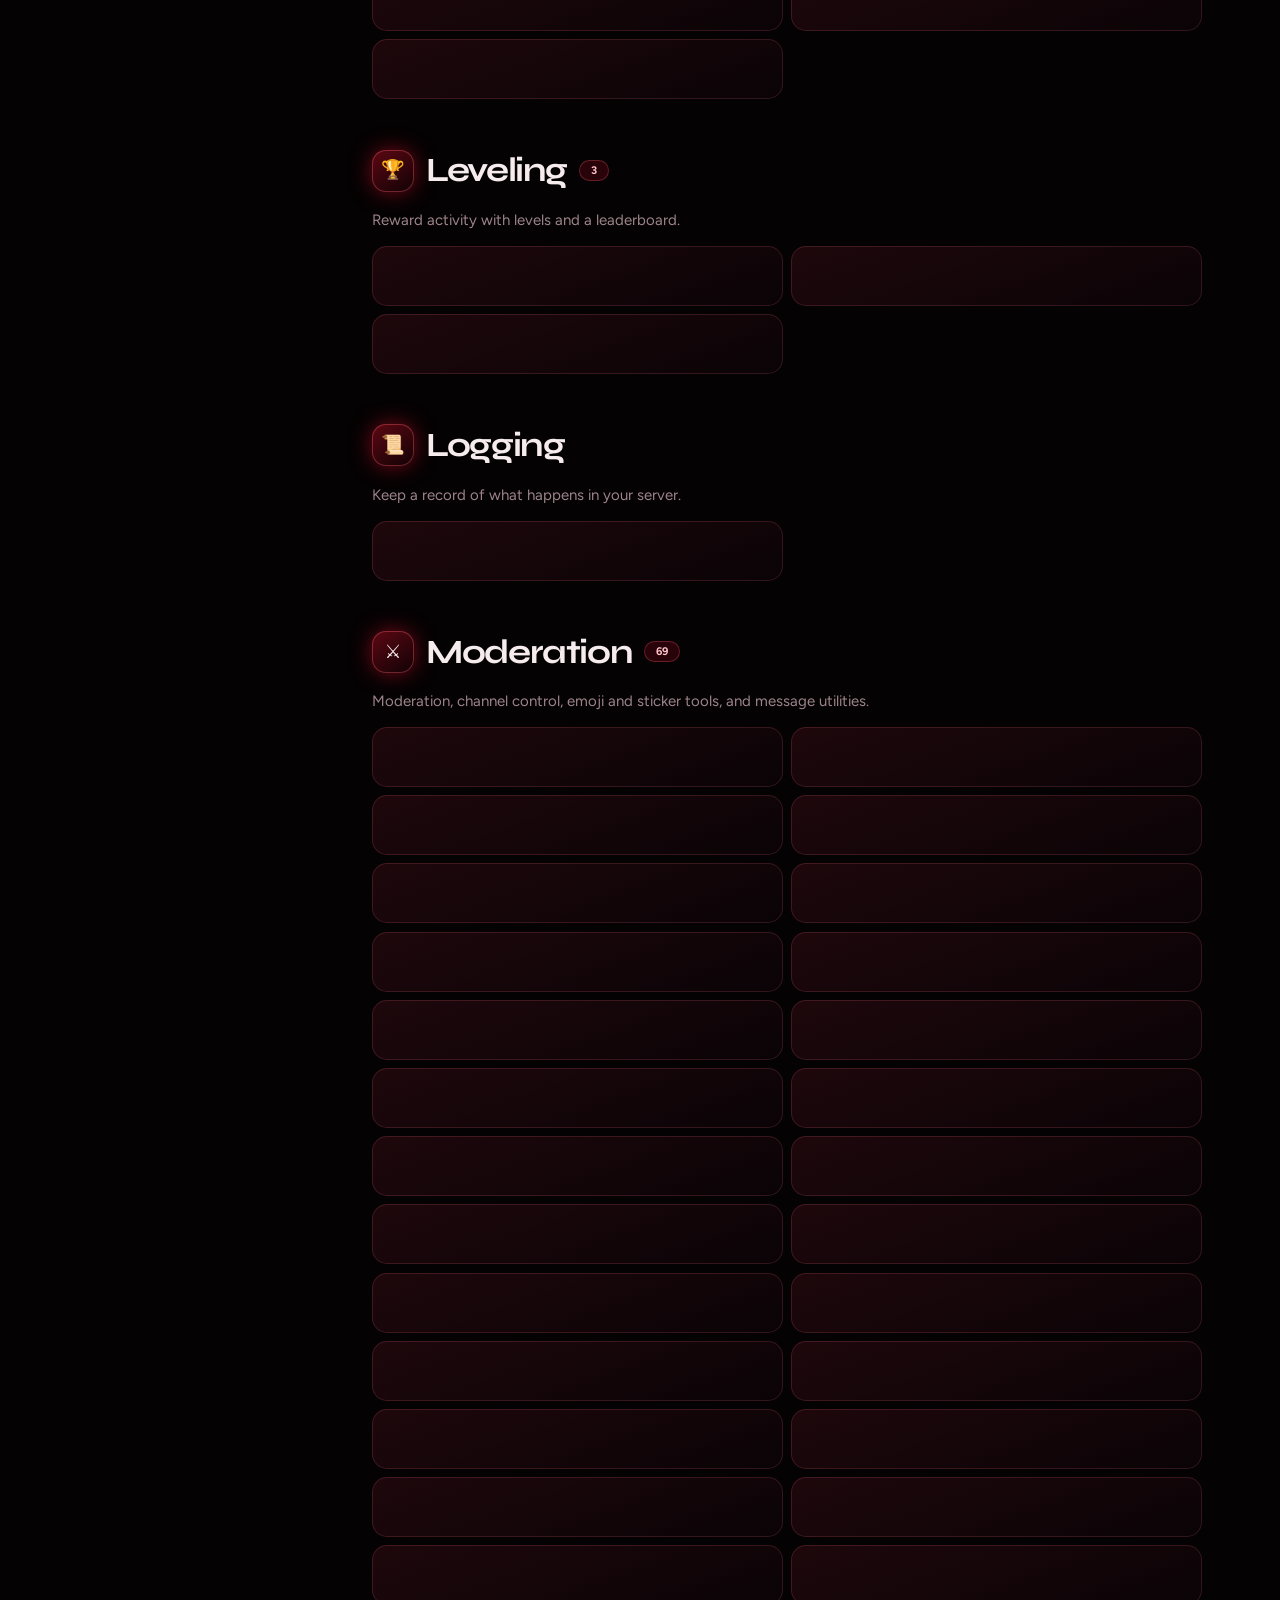
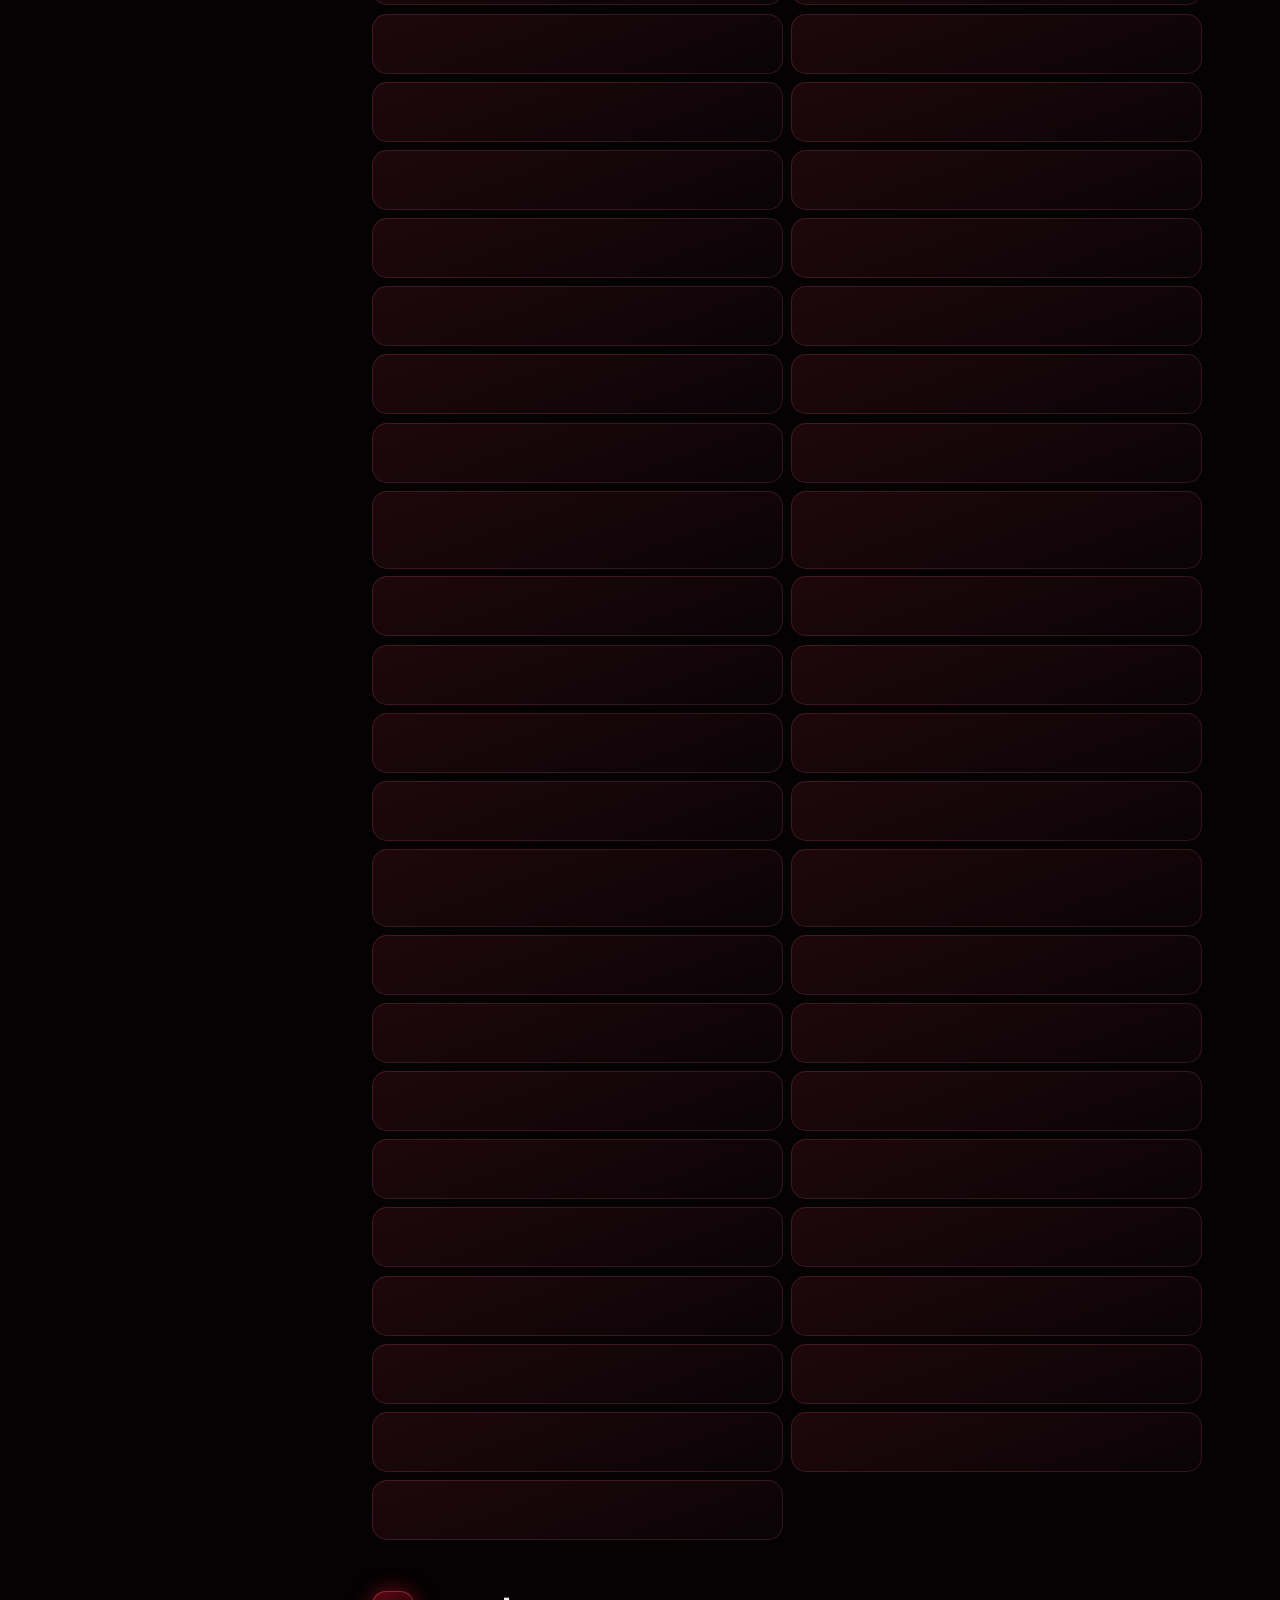
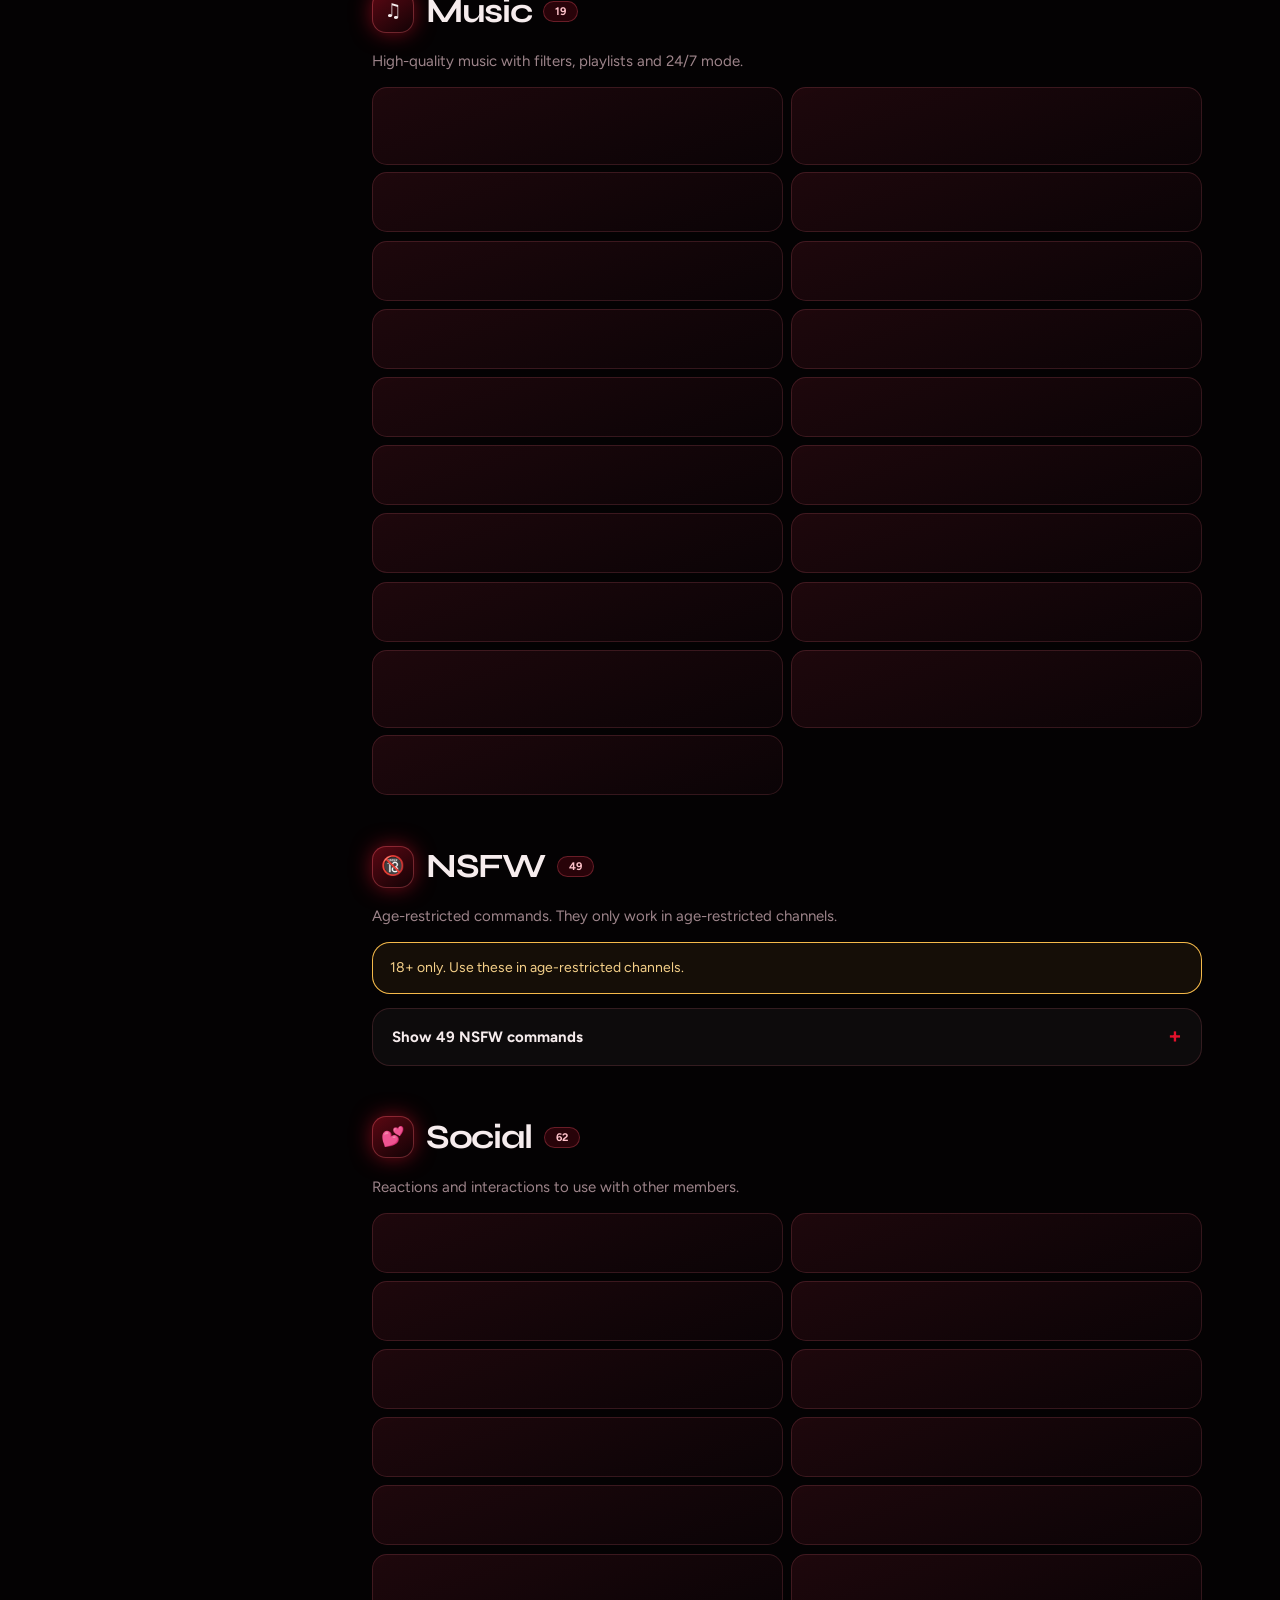
<file: docs/index.html>
<!DOCTYPE html>
<html lang="en">
<head>
<meta charset="utf-8">
<meta name="viewport" content="width=device-width, initial-scale=1, viewport-fit=cover">
<title>Horizen Docs: Setup, Antinuke, Moderation &amp; Music Commands</title>
<meta name="title" content="Horizen Docs: Setup, Antinuke, Moderation &amp; Music Commands">
<meta name="description" content="Horizen documentation. Learn how to set up the bot, configure Antinuke and AutoMod, use moderation and music commands, and read the full command reference.">
<meta name="keywords" content="Horizen docs, Horizen guide, antinuke setup, Discord moderation commands, Discord music commands">
<meta name="author" content="Horizen"><meta name="application-name" content="Horizen"><meta name="generator" content="Horizen"><meta name="copyright" content="Horizen">
<meta name="robots" content="index, follow, max-image-preview:large, max-snippet:-1, max-video-preview:-1"><meta name="googlebot" content="index, follow"><meta name="bingbot" content="index, follow">
<meta name="language" content="English"><meta name="distribution" content="global"><meta name="coverage" content="Worldwide"><meta name="target" content="all"><meta name="rating" content="general"><meta name="revisit-after" content="7 days">
<meta name="subject" content="Discord bot"><meta name="classification" content="Discord Bots, Server Security, Moderation, Music"><meta name="category" content="Utilities">
<meta name="referrer" content="strict-origin-when-cross-origin"><meta name="format-detection" content="telephone=no">
<meta name="theme-color" content="#e3112b"><meta name="msapplication-TileColor" content="#040203"><meta name="color-scheme" content="dark"><meta name="supported-color-schemes" content="dark">
<meta name="mobile-web-app-capable" content="yes"><meta name="apple-mobile-web-app-capable" content="yes"><meta name="apple-mobile-web-app-title" content="Horizen"><meta name="apple-mobile-web-app-status-bar-style" content="black-translucent">
<meta name="HandheldFriendly" content="true"><meta name="MobileOptimized" content="width"><meta name="msapplication-tap-highlight" content="no">
<link rel="canonical" href="https://horizen.of.to/docs/">
<link rel="alternate" hreflang="en" href="https://horizen.of.to/docs/"><link rel="alternate" hreflang="x-default" href="https://horizen.of.to/docs/">
<link rel="icon" type="image/webp" href="../assets/logo.webp"><link rel="apple-touch-icon" href="../assets/logo.webp">
<link rel="manifest" href="../manifest.webmanifest"><link rel="sitemap" type="application/xml" title="Sitemap" href="../sitemap.xml">
<link rel="preconnect" href="https://fonts.googleapis.com"><link rel="preconnect" href="https://fonts.gstatic.com" crossorigin>
<link rel="preload" as="style" href="https://fonts.googleapis.com/css2?family=Syne:wght@600;700;800&family=Figtree:wght@400;500;600;700;800&family=JetBrains+Mono:wght@500;700&display=swap"><link rel="stylesheet" href="https://fonts.googleapis.com/css2?family=Syne:wght@600;700;800&family=Figtree:wght@400;500;600;700;800&family=JetBrains+Mono:wght@500;700&display=swap">
<link rel="stylesheet" href="../assets/site.css">
<!-- Verification: uncomment and add your codes
<meta name="google-site-verification" content="YOUR_CODE"><meta name="msvalidate.01" content="YOUR_CODE"><meta name="yandex-verification" content="YOUR_CODE">
<meta name="twitter:site" content="@YOUR_HANDLE"><meta name="twitter:creator" content="@YOUR_HANDLE"> -->
<meta property="og:type" content="website"><meta property="og:site_name" content="Horizen"><meta property="og:title" content="Horizen Docs: Setup, Antinuke, Moderation &amp; Music Commands"><meta property="og:description" content="Horizen documentation. Learn how to set up the bot, configure Antinuke and AutoMod, use moderation and music commands, and read the full command reference."><meta property="og:url" content="https://horizen.of.to/docs/">
<meta property="og:image" content="https://horizen.of.to/og-image.png"><meta property="og:image:secure_url" content="https://horizen.of.to/og-image.png"><meta property="og:image:type" content="image/png"><meta property="og:image:width" content="1200"><meta property="og:image:height" content="630"><meta property="og:image:alt" content="Horizen Discord bot logo on a red and black background"><meta property="og:locale" content="en_US"><meta property="og:updated_time" content="2026-10-05T00:00:00+00:00">
<meta name="twitter:card" content="summary_large_image"><meta name="twitter:title" content="Horizen Docs: Setup, Antinuke, Moderation &amp; Music Commands"><meta name="twitter:description" content="Horizen documentation. Learn how to set up the bot, configure Antinuke and AutoMod, use moderation and music commands, and read the full command reference."><meta name="twitter:image" content="https://horizen.of.to/og-image.png"><meta name="twitter:image:alt" content="Horizen Discord bot logo on a red and black background">
<script type="application/ld+json">{"@context": "https://schema.org", "@type": "BreadcrumbList", "itemListElement": [{"@type": "ListItem", "position": 1, "name": "Home", "item": "https://horizen.of.to/"}, {"@type": "ListItem", "position": 2, "name": "Docs", "item": "https://horizen.of.to/docs/"}]}</script>
<script type="application/ld+json">{"@context": "https://schema.org", "@type": "TechArticle", "headline": "Horizen documentation", "description": "Setup, Antinuke, moderation, music and the full command reference for the Horizen Discord bot.", "inLanguage": "en", "dateModified": "2026-10-05", "mainEntityOfPage": "https://horizen.of.to/docs/", "author": {"@type": "Organization", "name": "Horizen"}, "publisher": {"@type": "Organization", "name": "Horizen"}}</script>
<script type="application/ld+json">{"@context": "https://schema.org", "@type": "FAQPage", "mainEntity": [{"@type": "Question", "name": "The bot is not responding to commands.", "acceptedAnswer": {"@type": "Answer", "text": "Check that it can see and send messages in the channel, and run &prefixinfo to confirm the prefix for your server."}}, {"@type": "Question", "name": "Antinuke is not taking action.", "acceptedAnswer": {"@type": "Answer", "text": "Make sure the Horizen role sits above the roles it needs to manage, and that the person is not whitelisted."}}, {"@type": "Question", "name": "Music will not play.", "acceptedAnswer": {"@type": "Answer", "text": "Join a voice channel first, then use &mplay. Check the bot has Connect and Speak permission there."}}, {"@type": "Question", "name": "How do I find the exact usage of a command?", "acceptedAnswer": {"@type": "Answer", "text": "Run &help <command> or browse the Commands page."}}]}</script>
<!-- DISCORD-EMBED:START -->
<script id="discord:component-embed" type="application/json">{"component":{"type":17,"accent_color":14881067,"components":[{"type":9,"components":[{"type":10,"content":"# Horizen Docs"},{"type":10,"content":"Set up the bot, configure Antinuke and AutoMod, and read the full command reference."}],"accessory":{"type":11,"media":{"url":"https://horizen.of.to/assets/logo-512.png"}}},{"type":10,"content":"🛡️ **Antinuke**   🔨 **Moderation**   🎵 **Music**   ⚙️ **600+ Commands**"},{"type":14,"divider":true,"spacing":1},{"type":1,"components":[{"type":2,"style":5,"label":"Website","url":"https://horizen.of.to/"},{"type":2,"style":5,"label":"Commands","url":"https://horizen.of.to/commands/"},{"type":2,"style":5,"label":"Docs","url":"https://horizen.of.to/docs/"}]}]}}</script>
<!-- DISCORD-EMBED:END -->
</head>
<body>
<a class="skip" href="#main">Skip to content</a><div class="cur"></div><div class="bgfx"></div><div class="vg"></div><div class="prog" id="prog"></div>
<header class="nav" id="nav"><a class="brand" href="../index.html"><img src="../assets/logo.webp" alt="">Horizen</a><nav class="nl" aria-label="Main"><a href="../index.html#features">Features</a><a href="../commands/index.html">Commands</a><a href="../docs/index.html" class=on>Docs</a><a href="../index.html#premium">Premium</a></nav><a class="btn" data-invite href="#">Invite</a><button class="bur" id="bur" type="button" aria-label="Menu" aria-expanded="false"><i></i><i></i></button></header>
<main id="main"><div class="ph"><div class="bc2"><a href="../index.html">Home</a><span>/</span><span aria-current="page">Docs</span></div>
<h1>Documentation</h1><p>Set up Horizen, protect your server and run it day to day. The default prefix is <b class="k">&amp;</b>.</p>
<div class="xbar"><div class="srch"><input id="q" type="search" aria-label="Search docs" autocomplete="off"><kbd>/</kbd></div></div><div class="rc" id="rc"></div></div>
<div class="dgrid"><aside class="side" aria-label="Documentation menu"><div class="toc" id="toc"></div></aside><div><div id="docs"></div><p class="empty" id="none" hidden>No commands match your search.</p></div></div></main>
<footer class="ft"><div class="ftw"><div class="fb"><a class="brand" href="../index.html"><img src="../assets/logo.webp" alt="">Horizen</a><p>Antinuke, moderation and music for Discord servers, with 600+ commands.</p></div>
<div><h4>Product</h4><a href="../index.html#features">Features</a><a href="../commands/index.html">Commands</a><a href="../index.html#premium">Premium</a><a data-invite href="#">Invite</a></div>
<div><h4>Resources</h4><a href="../docs/index.html">Documentation</a><a href="../docs/index.html#start">Getting started</a><a href="../index.html#faq">FAQ</a></div>
<div><h4>Legal</h4><a href="../terms/index.html">Terms of Service</a><a href="../privacy/index.html">Privacy Policy</a></div></div>
<div class="cp2">&copy; 2026 Horizen. Not affiliated with or endorsed by Discord Inc.</div></footer>
<div class="toast" id="toast"></div><button class="top" id="top" type="button" aria-label="Back to top">&#8593;</button>
<script src="../assets/config.js"></script>
<script src="../assets/commands.js"></script>
<script src="../assets/site.js"></script>
<script src="../assets/docs.js"></script>
</body>
</html>
</file>
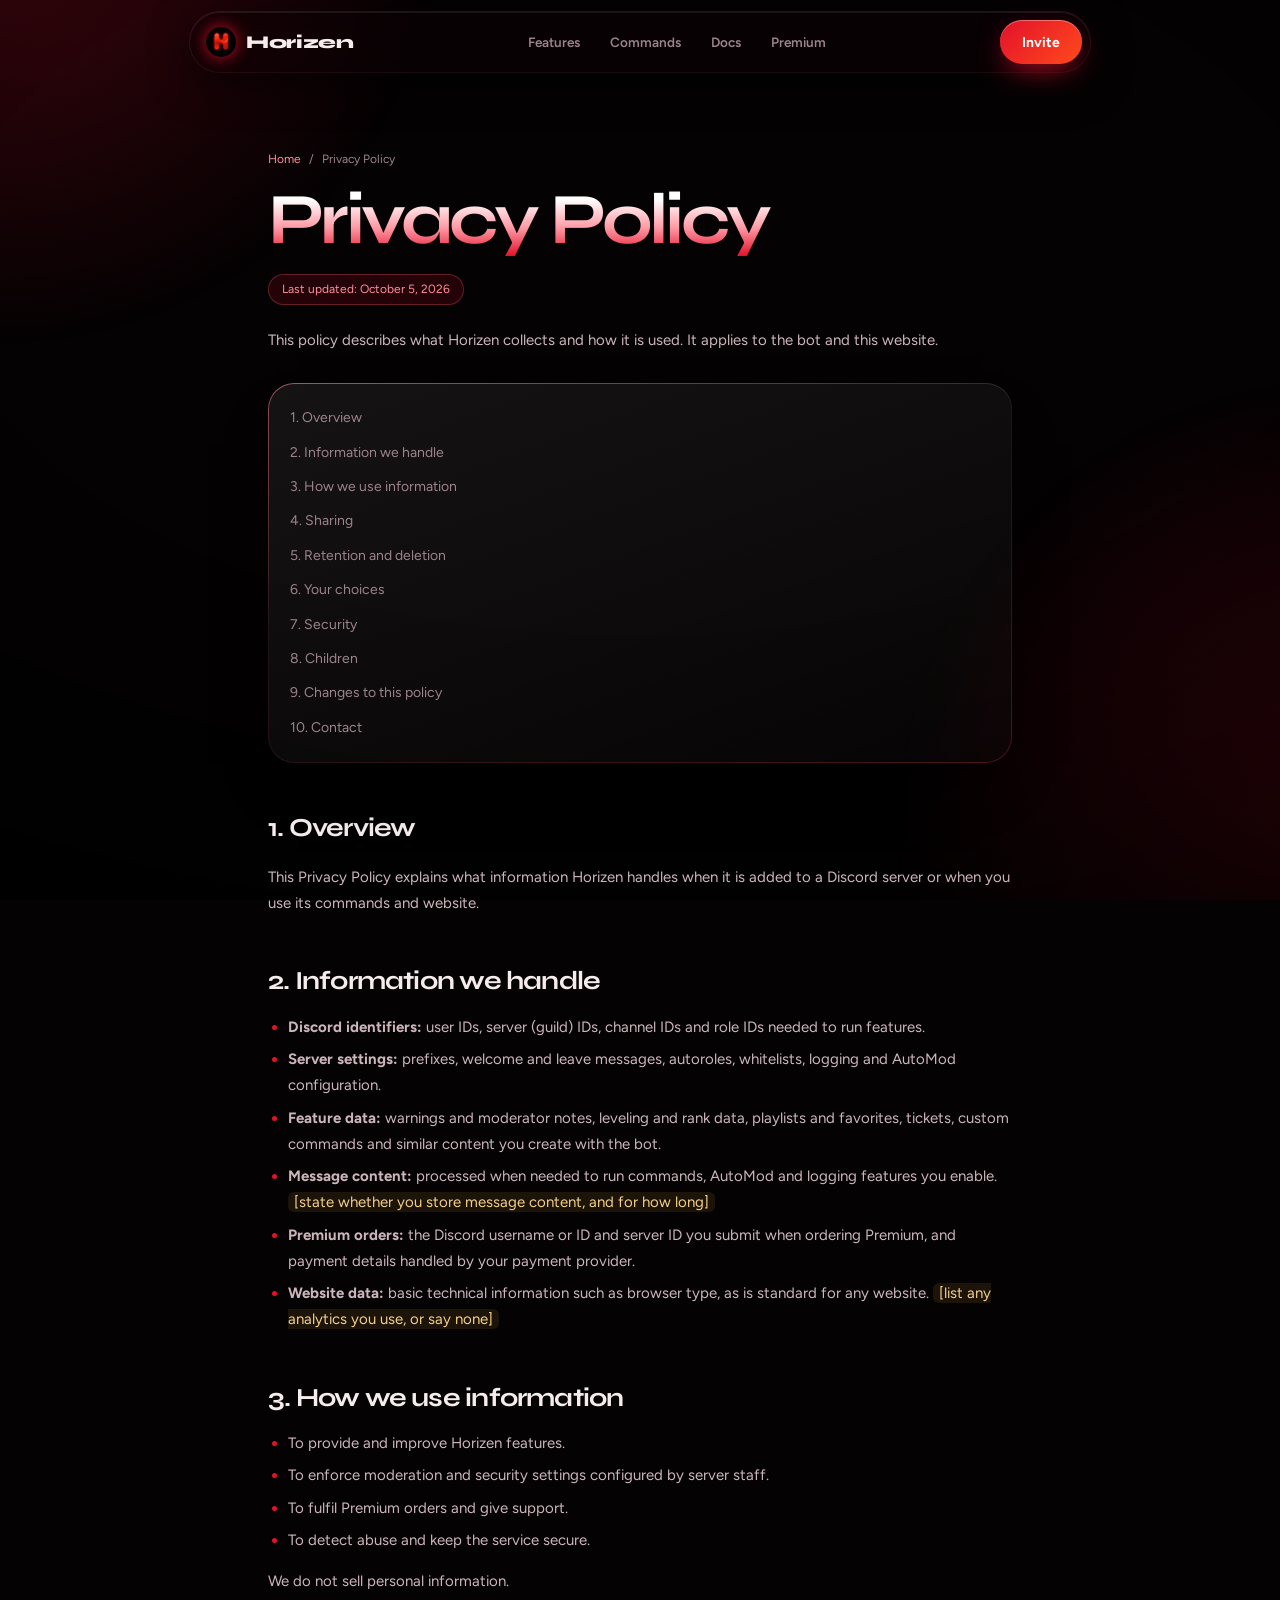
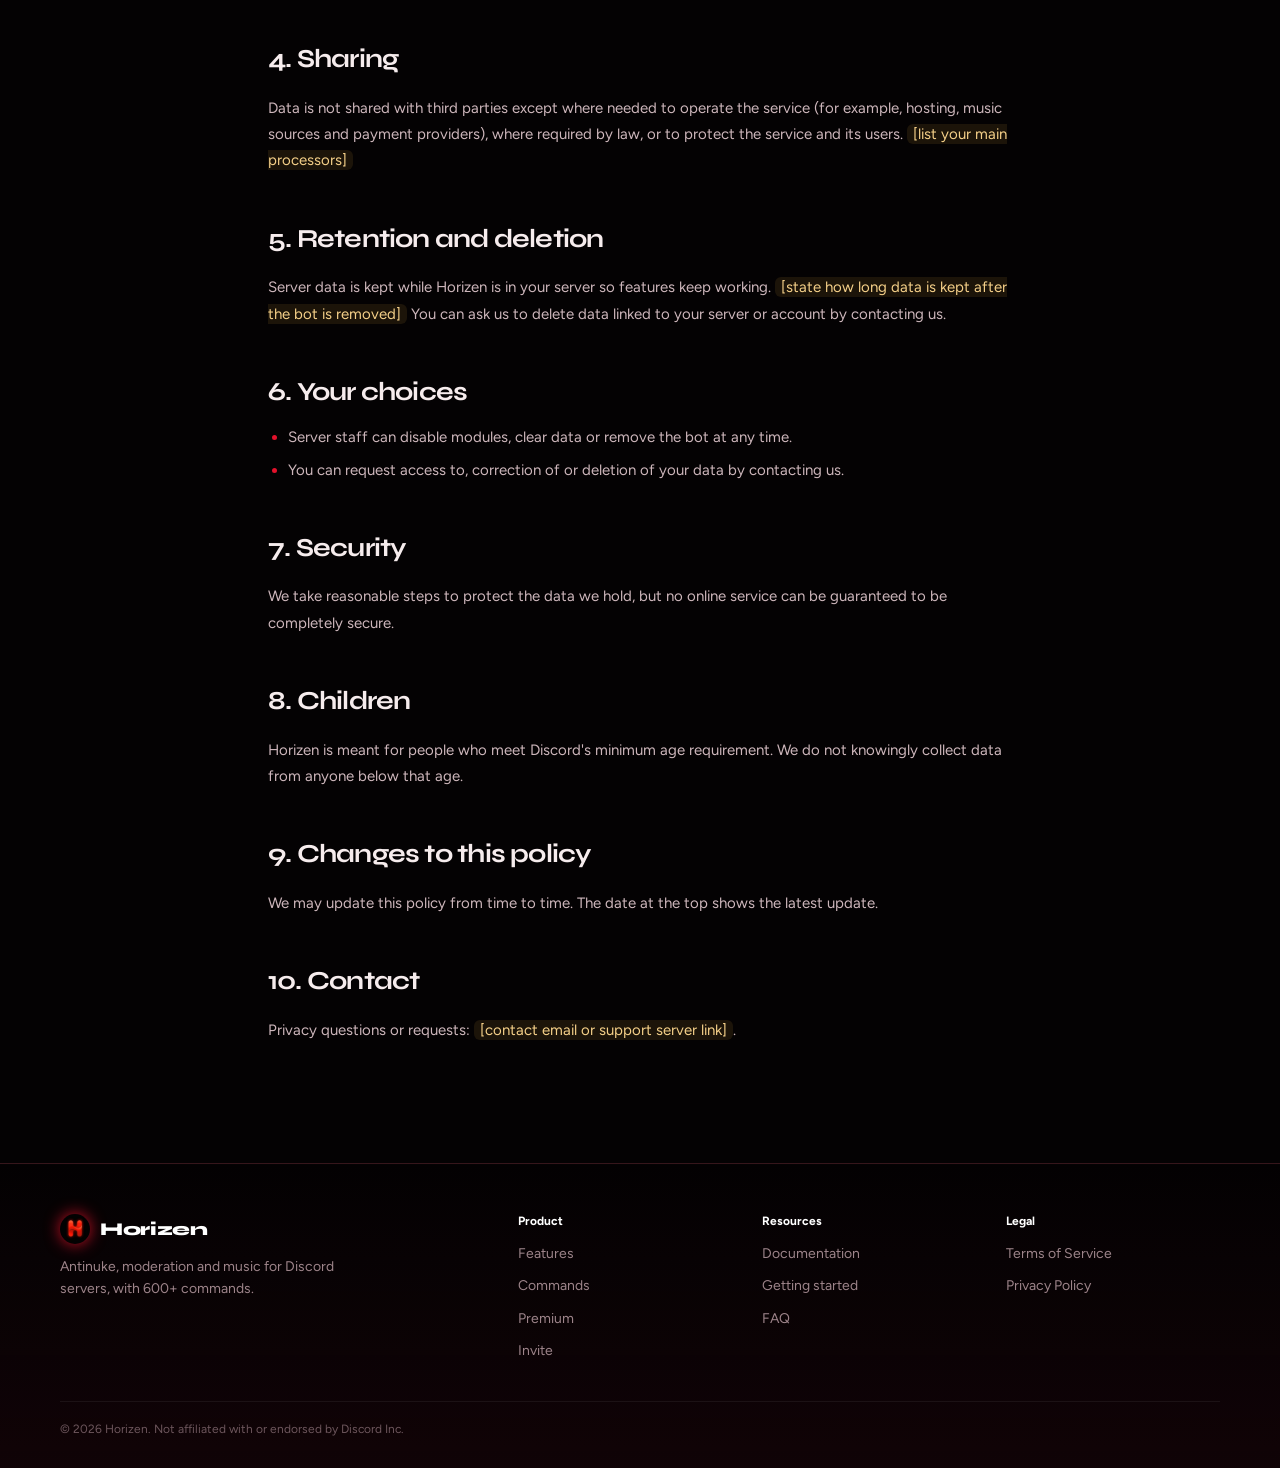
<file: privacy/index.html>
<!-- TEMPLATE: review this text, fill the highlighted placeholders and have it checked to match how your bot really works. This is not legal advice. -->
<!DOCTYPE html>
<html lang="en">
<head>
<meta charset="utf-8">
<meta name="viewport" content="width=device-width, initial-scale=1, viewport-fit=cover">
<title>Privacy Policy | Horizen</title>
<meta name="title" content="Privacy Policy | Horizen">
<meta name="description" content="How the Horizen Discord bot collects, uses and protects data.">
<meta name="keywords" content="Horizen, Discord bot, antinuke, moderation, music bot, automod, 600 commands">
<meta name="author" content="Horizen"><meta name="application-name" content="Horizen"><meta name="generator" content="Horizen"><meta name="copyright" content="Horizen">
<meta name="robots" content="index, follow, max-image-preview:large, max-snippet:-1, max-video-preview:-1"><meta name="googlebot" content="index, follow"><meta name="bingbot" content="index, follow">
<meta name="language" content="English"><meta name="distribution" content="global"><meta name="coverage" content="Worldwide"><meta name="target" content="all"><meta name="rating" content="general"><meta name="revisit-after" content="7 days">
<meta name="subject" content="Discord bot"><meta name="classification" content="Discord Bots, Server Security, Moderation, Music"><meta name="category" content="Utilities">
<meta name="referrer" content="strict-origin-when-cross-origin"><meta name="format-detection" content="telephone=no">
<meta name="theme-color" content="#e3112b"><meta name="msapplication-TileColor" content="#040203"><meta name="color-scheme" content="dark"><meta name="supported-color-schemes" content="dark">
<meta name="mobile-web-app-capable" content="yes"><meta name="apple-mobile-web-app-capable" content="yes"><meta name="apple-mobile-web-app-title" content="Horizen"><meta name="apple-mobile-web-app-status-bar-style" content="black-translucent">
<meta name="HandheldFriendly" content="true"><meta name="MobileOptimized" content="width"><meta name="msapplication-tap-highlight" content="no">
<link rel="canonical" href="https://horizen.of.to/privacy/">
<link rel="alternate" hreflang="en" href="https://horizen.of.to/privacy/"><link rel="alternate" hreflang="x-default" href="https://horizen.of.to/privacy/">
<link rel="icon" type="image/webp" href="../assets/logo.webp"><link rel="apple-touch-icon" href="../assets/logo.webp">
<link rel="manifest" href="../manifest.webmanifest"><link rel="sitemap" type="application/xml" title="Sitemap" href="../sitemap.xml">
<link rel="preconnect" href="https://fonts.googleapis.com"><link rel="preconnect" href="https://fonts.gstatic.com" crossorigin>
<link rel="preload" as="style" href="https://fonts.googleapis.com/css2?family=Syne:wght@600;700;800&family=Figtree:wght@400;500;600;700;800&family=JetBrains+Mono:wght@500;700&display=swap"><link rel="stylesheet" href="https://fonts.googleapis.com/css2?family=Syne:wght@600;700;800&family=Figtree:wght@400;500;600;700;800&family=JetBrains+Mono:wght@500;700&display=swap">
<link rel="stylesheet" href="../assets/site.css">
<!-- Verification: uncomment and add your codes
<meta name="google-site-verification" content="YOUR_CODE"><meta name="msvalidate.01" content="YOUR_CODE"><meta name="yandex-verification" content="YOUR_CODE">
<meta name="twitter:site" content="@YOUR_HANDLE"><meta name="twitter:creator" content="@YOUR_HANDLE"> -->
<meta property="og:type" content="website"><meta property="og:site_name" content="Horizen"><meta property="og:title" content="Privacy Policy | Horizen"><meta property="og:description" content="How the Horizen Discord bot collects, uses and protects data."><meta property="og:url" content="https://horizen.of.to/privacy/">
<meta property="og:image" content="https://horizen.of.to/og-image.png"><meta property="og:image:secure_url" content="https://horizen.of.to/og-image.png"><meta property="og:image:type" content="image/png"><meta property="og:image:width" content="1200"><meta property="og:image:height" content="630"><meta property="og:image:alt" content="Horizen Discord bot logo on a red and black background"><meta property="og:locale" content="en_US"><meta property="og:updated_time" content="2026-10-05T00:00:00+00:00">
<meta name="twitter:card" content="summary_large_image"><meta name="twitter:title" content="Privacy Policy | Horizen"><meta name="twitter:description" content="How the Horizen Discord bot collects, uses and protects data."><meta name="twitter:image" content="https://horizen.of.to/og-image.png"><meta name="twitter:image:alt" content="Horizen Discord bot logo on a red and black background">
<script type="application/ld+json">{"@context": "https://schema.org", "@type": "BreadcrumbList", "itemListElement": [{"@type": "ListItem", "position": 1, "name": "Home", "item": "https://horizen.of.to/"}, {"@type": "ListItem", "position": 2, "name": "Privacy Policy", "item": "https://horizen.of.to/privacy/"}]}</script>
<script type="application/ld+json">{"@context": "https://schema.org", "@type": "WebPage", "name": "Privacy Policy", "url": "https://horizen.of.to/privacy/", "dateModified": "2026-10-05"}</script>
</head>
<body>
<a class="skip" href="#main">Skip to content</a><div class="cur"></div><div class="bgfx"></div><div class="vg"></div><div class="prog" id="prog"></div>
<header class="nav" id="nav"><a class="brand" href="../index.html"><img src="../assets/logo.webp" alt="">Horizen</a><nav class="nl" aria-label="Main"><a href="../index.html#features">Features</a><a href="../commands/index.html">Commands</a><a href="../docs/index.html">Docs</a><a href="../index.html#premium">Premium</a></nav><a class="btn" data-invite href="#">Invite</a><button class="bur" id="bur" type="button" aria-label="Menu" aria-expanded="false"><i></i><i></i></button></header>
<main id="main"><div class="lg"><div class="bc2"><a href="../index.html">Home</a><span>/</span><span aria-current="page">Privacy Policy</span></div>
<h1>Privacy Policy</h1><span class="meta">Last updated: October 5, 2026</span>
<p style="margin-top:22px">This policy describes what Horizen collects and how it is used. It applies to the bot and this website.</p><nav class="toc2 gl" aria-label="Contents"><a href="#s0">1. Overview</a><a href="#s1">2. Information we handle</a><a href="#s2">3. How we use information</a><a href="#s3">4. Sharing</a><a href="#s4">5. Retention and deletion</a><a href="#s5">6. Your choices</a><a href="#s6">7. Security</a><a href="#s7">8. Children</a><a href="#s8">9. Changes to this policy</a><a href="#s9">10. Contact</a></nav><section id="s0"><h2>1. Overview</h2><p>This Privacy Policy explains what information Horizen handles when it is added to a Discord server or when you use its commands and website.</p></section><section id="s1"><h2>2. Information we handle</h2><ul><li><b>Discord identifiers:</b> user IDs, server (guild) IDs, channel IDs and role IDs needed to run features.</li><li><b>Server settings:</b> prefixes, welcome and leave messages, autoroles, whitelists, logging and AutoMod configuration.</li><li><b>Feature data:</b> warnings and moderator notes, leveling and rank data, playlists and favorites, tickets, custom commands and similar content you create with the bot.</li><li><b>Message content:</b> processed when needed to run commands, AutoMod and logging features you enable. <span class="fill">[state whether you store message content, and for how long]</span></li><li><b>Premium orders:</b> the Discord username or ID and server ID you submit when ordering Premium, and payment details handled by your payment provider.</li><li><b>Website data:</b> basic technical information such as browser type, as is standard for any website. <span class="fill">[list any analytics you use, or say none]</span></li></ul></section><section id="s2"><h2>3. How we use information</h2><ul><li>To provide and improve Horizen features.</li><li>To enforce moderation and security settings configured by server staff.</li><li>To fulfil Premium orders and give support.</li><li>To detect abuse and keep the service secure.</li></ul><p>We do not sell personal information.</p></section><section id="s3"><h2>4. Sharing</h2><p>Data is not shared with third parties except where needed to operate the service (for example, hosting, music sources and payment providers), where required by law, or to protect the service and its users. <span class="fill">[list your main processors]</span></p></section><section id="s4"><h2>5. Retention and deletion</h2><p>Server data is kept while Horizen is in your server so features keep working. <span class="fill">[state how long data is kept after the bot is removed]</span> You can ask us to delete data linked to your server or account by contacting us.</p></section><section id="s5"><h2>6. Your choices</h2><ul><li>Server staff can disable modules, clear data or remove the bot at any time.</li><li>You can request access to, correction of or deletion of your data by contacting us.</li></ul></section><section id="s6"><h2>7. Security</h2><p>We take reasonable steps to protect the data we hold, but no online service can be guaranteed to be completely secure.</p></section><section id="s7"><h2>8. Children</h2><p>Horizen is meant for people who meet Discord's minimum age requirement. We do not knowingly collect data from anyone below that age.</p></section><section id="s8"><h2>9. Changes to this policy</h2><p>We may update this policy from time to time. The date at the top shows the latest update.</p></section><section id="s9"><h2>10. Contact</h2><p>Privacy questions or requests: <span class="fill">[contact email or support server link]</span>.</p></section></div></main>
<footer class="ft"><div class="ftw"><div class="fb"><a class="brand" href="../index.html"><img src="../assets/logo.webp" alt="">Horizen</a><p>Antinuke, moderation and music for Discord servers, with 600+ commands.</p></div>
<div><h4>Product</h4><a href="../index.html#features">Features</a><a href="../commands/index.html">Commands</a><a href="../index.html#premium">Premium</a><a data-invite href="#">Invite</a></div>
<div><h4>Resources</h4><a href="../docs/index.html">Documentation</a><a href="../docs/index.html#start">Getting started</a><a href="../index.html#faq">FAQ</a></div>
<div><h4>Legal</h4><a href="../terms/index.html">Terms of Service</a><a href="../privacy/index.html">Privacy Policy</a></div></div>
<div class="cp2">&copy; 2026 Horizen. Not affiliated with or endorsed by Discord Inc.</div></footer>
<div class="toast" id="toast"></div><button class="top" id="top" type="button" aria-label="Back to top">&#8593;</button>
<script src="../assets/config.js"></script>
<script src="../assets/site.js"></script>
</body>
</html>
</file>
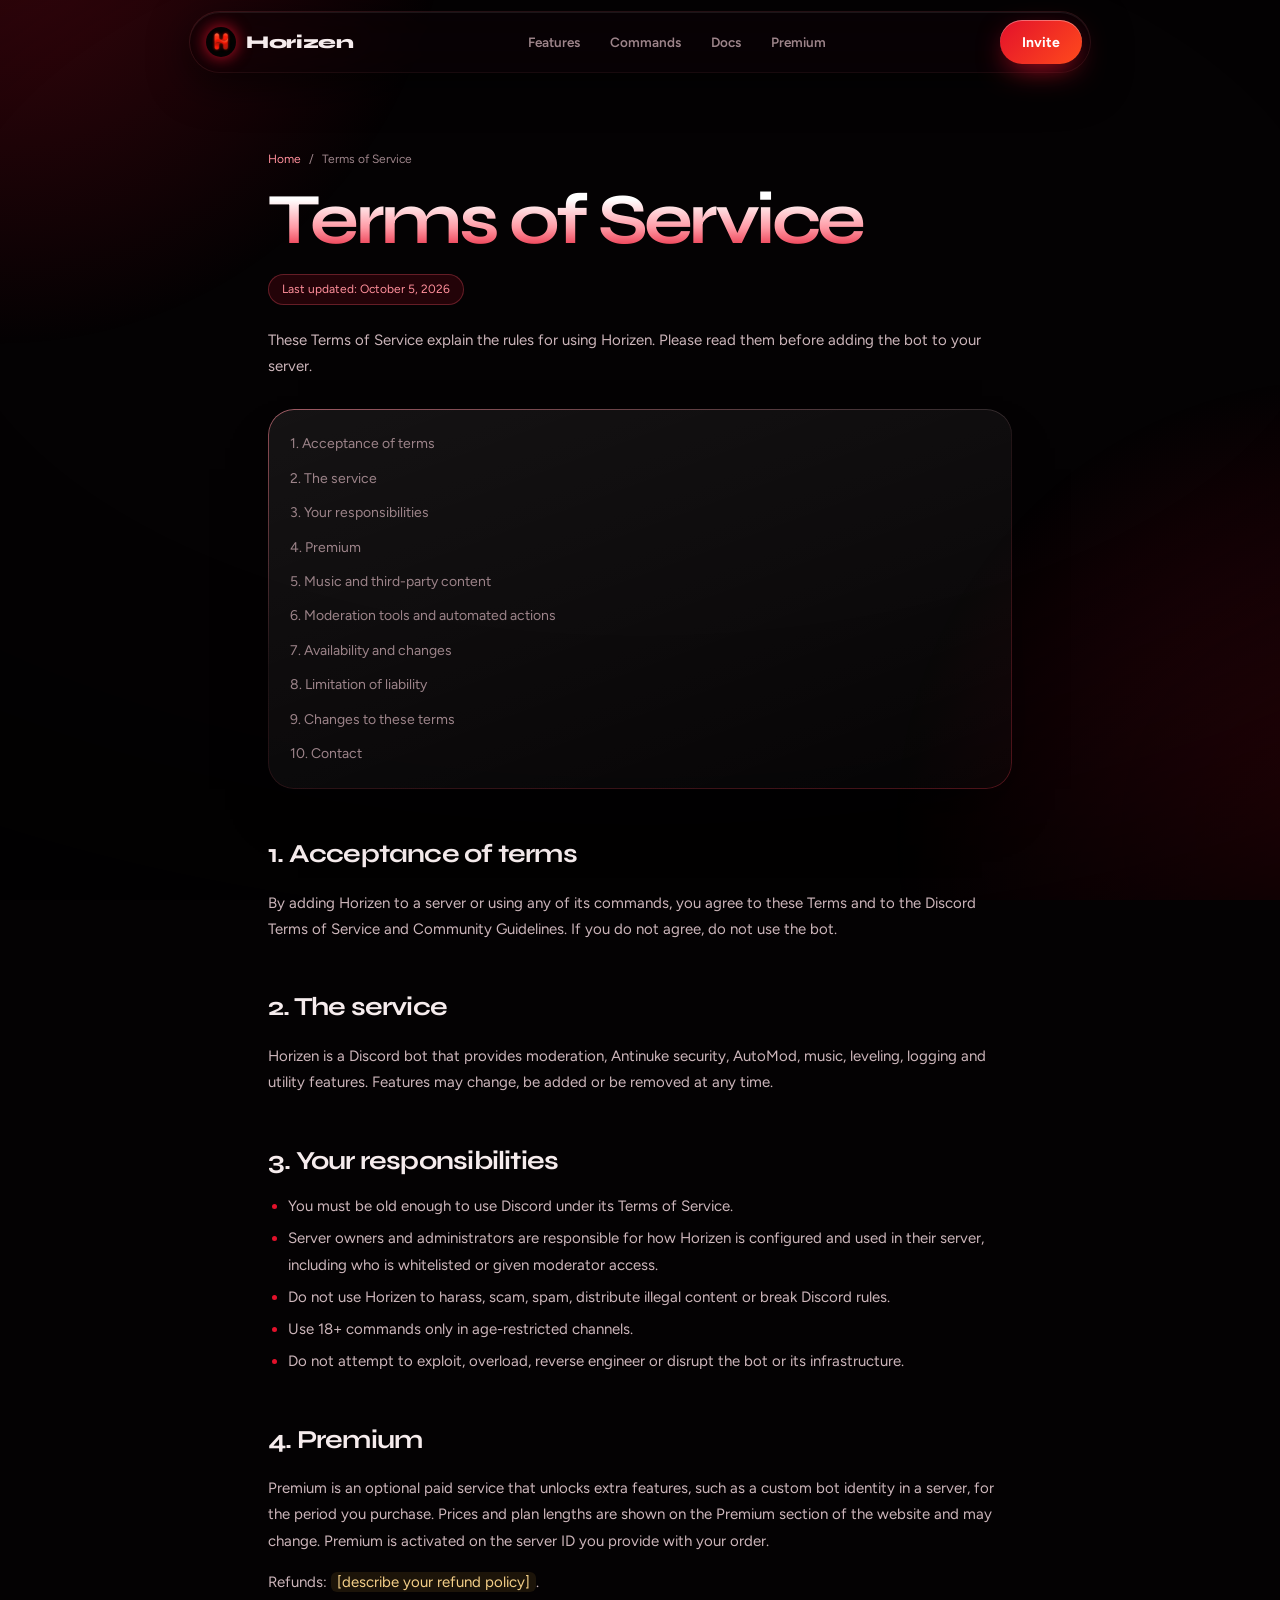
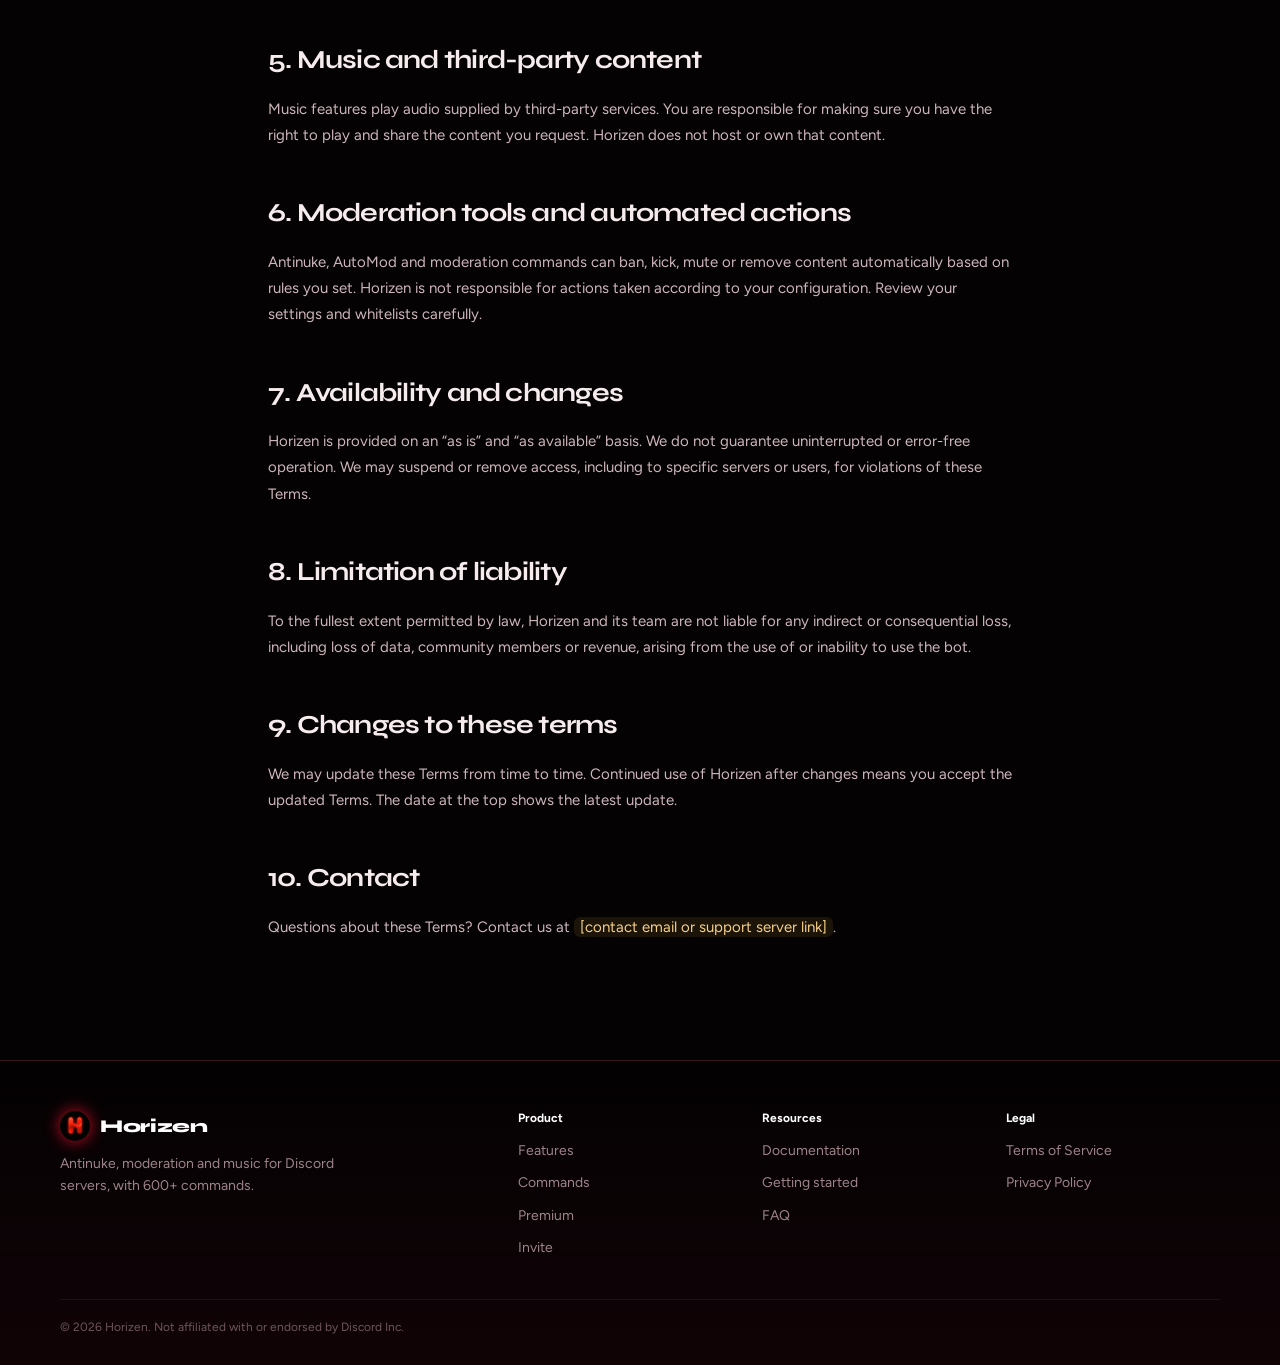
<file: terms/index.html>
<!-- TEMPLATE: review this text, fill the highlighted placeholders and have it checked to match how your bot really works. This is not legal advice. -->
<!DOCTYPE html>
<html lang="en">
<head>
<meta charset="utf-8">
<meta name="viewport" content="width=device-width, initial-scale=1, viewport-fit=cover">
<title>Terms of Service | Horizen</title>
<meta name="title" content="Terms of Service | Horizen">
<meta name="description" content="The terms that apply when you add or use the Horizen Discord bot.">
<meta name="keywords" content="Horizen, Discord bot, antinuke, moderation, music bot, automod, 600 commands">
<meta name="author" content="Horizen"><meta name="application-name" content="Horizen"><meta name="generator" content="Horizen"><meta name="copyright" content="Horizen">
<meta name="robots" content="index, follow, max-image-preview:large, max-snippet:-1, max-video-preview:-1"><meta name="googlebot" content="index, follow"><meta name="bingbot" content="index, follow">
<meta name="language" content="English"><meta name="distribution" content="global"><meta name="coverage" content="Worldwide"><meta name="target" content="all"><meta name="rating" content="general"><meta name="revisit-after" content="7 days">
<meta name="subject" content="Discord bot"><meta name="classification" content="Discord Bots, Server Security, Moderation, Music"><meta name="category" content="Utilities">
<meta name="referrer" content="strict-origin-when-cross-origin"><meta name="format-detection" content="telephone=no">
<meta name="theme-color" content="#e3112b"><meta name="msapplication-TileColor" content="#040203"><meta name="color-scheme" content="dark"><meta name="supported-color-schemes" content="dark">
<meta name="mobile-web-app-capable" content="yes"><meta name="apple-mobile-web-app-capable" content="yes"><meta name="apple-mobile-web-app-title" content="Horizen"><meta name="apple-mobile-web-app-status-bar-style" content="black-translucent">
<meta name="HandheldFriendly" content="true"><meta name="MobileOptimized" content="width"><meta name="msapplication-tap-highlight" content="no">
<link rel="canonical" href="https://horizen.of.to/terms/">
<link rel="alternate" hreflang="en" href="https://horizen.of.to/terms/"><link rel="alternate" hreflang="x-default" href="https://horizen.of.to/terms/">
<link rel="icon" type="image/webp" href="../assets/logo.webp"><link rel="apple-touch-icon" href="../assets/logo.webp">
<link rel="manifest" href="../manifest.webmanifest"><link rel="sitemap" type="application/xml" title="Sitemap" href="../sitemap.xml">
<link rel="preconnect" href="https://fonts.googleapis.com"><link rel="preconnect" href="https://fonts.gstatic.com" crossorigin>
<link rel="preload" as="style" href="https://fonts.googleapis.com/css2?family=Syne:wght@600;700;800&family=Figtree:wght@400;500;600;700;800&family=JetBrains+Mono:wght@500;700&display=swap"><link rel="stylesheet" href="https://fonts.googleapis.com/css2?family=Syne:wght@600;700;800&family=Figtree:wght@400;500;600;700;800&family=JetBrains+Mono:wght@500;700&display=swap">
<link rel="stylesheet" href="../assets/site.css">
<!-- Verification: uncomment and add your codes
<meta name="google-site-verification" content="YOUR_CODE"><meta name="msvalidate.01" content="YOUR_CODE"><meta name="yandex-verification" content="YOUR_CODE">
<meta name="twitter:site" content="@YOUR_HANDLE"><meta name="twitter:creator" content="@YOUR_HANDLE"> -->
<meta property="og:type" content="website"><meta property="og:site_name" content="Horizen"><meta property="og:title" content="Terms of Service | Horizen"><meta property="og:description" content="The terms that apply when you add or use the Horizen Discord bot."><meta property="og:url" content="https://horizen.of.to/terms/">
<meta property="og:image" content="https://horizen.of.to/og-image.png"><meta property="og:image:secure_url" content="https://horizen.of.to/og-image.png"><meta property="og:image:type" content="image/png"><meta property="og:image:width" content="1200"><meta property="og:image:height" content="630"><meta property="og:image:alt" content="Horizen Discord bot logo on a red and black background"><meta property="og:locale" content="en_US"><meta property="og:updated_time" content="2026-10-05T00:00:00+00:00">
<meta name="twitter:card" content="summary_large_image"><meta name="twitter:title" content="Terms of Service | Horizen"><meta name="twitter:description" content="The terms that apply when you add or use the Horizen Discord bot."><meta name="twitter:image" content="https://horizen.of.to/og-image.png"><meta name="twitter:image:alt" content="Horizen Discord bot logo on a red and black background">
<script type="application/ld+json">{"@context": "https://schema.org", "@type": "BreadcrumbList", "itemListElement": [{"@type": "ListItem", "position": 1, "name": "Home", "item": "https://horizen.of.to/"}, {"@type": "ListItem", "position": 2, "name": "Terms of Service", "item": "https://horizen.of.to/terms/"}]}</script>
<script type="application/ld+json">{"@context": "https://schema.org", "@type": "WebPage", "name": "Terms of Service", "url": "https://horizen.of.to/terms/", "dateModified": "2026-10-05"}</script>
</head>
<body>
<a class="skip" href="#main">Skip to content</a><div class="cur"></div><div class="bgfx"></div><div class="vg"></div><div class="prog" id="prog"></div>
<header class="nav" id="nav"><a class="brand" href="../index.html"><img src="../assets/logo.webp" alt="">Horizen</a><nav class="nl" aria-label="Main"><a href="../index.html#features">Features</a><a href="../commands/index.html">Commands</a><a href="../docs/index.html">Docs</a><a href="../index.html#premium">Premium</a></nav><a class="btn" data-invite href="#">Invite</a><button class="bur" id="bur" type="button" aria-label="Menu" aria-expanded="false"><i></i><i></i></button></header>
<main id="main"><div class="lg"><div class="bc2"><a href="../index.html">Home</a><span>/</span><span aria-current="page">Terms of Service</span></div>
<h1>Terms of Service</h1><span class="meta">Last updated: October 5, 2026</span>
<p style="margin-top:22px">These Terms of Service explain the rules for using Horizen. Please read them before adding the bot to your server.</p><nav class="toc2 gl" aria-label="Contents"><a href="#s0">1. Acceptance of terms</a><a href="#s1">2. The service</a><a href="#s2">3. Your responsibilities</a><a href="#s3">4. Premium</a><a href="#s4">5. Music and third-party content</a><a href="#s5">6. Moderation tools and automated actions</a><a href="#s6">7. Availability and changes</a><a href="#s7">8. Limitation of liability</a><a href="#s8">9. Changes to these terms</a><a href="#s9">10. Contact</a></nav><section id="s0"><h2>1. Acceptance of terms</h2><p>By adding Horizen to a server or using any of its commands, you agree to these Terms and to the Discord Terms of Service and Community Guidelines. If you do not agree, do not use the bot.</p></section><section id="s1"><h2>2. The service</h2><p>Horizen is a Discord bot that provides moderation, Antinuke security, AutoMod, music, leveling, logging and utility features. Features may change, be added or be removed at any time.</p></section><section id="s2"><h2>3. Your responsibilities</h2><ul><li>You must be old enough to use Discord under its Terms of Service.</li><li>Server owners and administrators are responsible for how Horizen is configured and used in their server, including who is whitelisted or given moderator access.</li><li>Do not use Horizen to harass, scam, spam, distribute illegal content or break Discord rules.</li><li>Use 18+ commands only in age-restricted channels.</li><li>Do not attempt to exploit, overload, reverse engineer or disrupt the bot or its infrastructure.</li></ul></section><section id="s3"><h2>4. Premium</h2><p>Premium is an optional paid service that unlocks extra features, such as a custom bot identity in a server, for the period you purchase. Prices and plan lengths are shown on the Premium section of the website and may change. Premium is activated on the server ID you provide with your order.</p><p>Refunds: <span class="fill">[describe your refund policy]</span>.</p></section><section id="s4"><h2>5. Music and third-party content</h2><p>Music features play audio supplied by third-party services. You are responsible for making sure you have the right to play and share the content you request. Horizen does not host or own that content.</p></section><section id="s5"><h2>6. Moderation tools and automated actions</h2><p>Antinuke, AutoMod and moderation commands can ban, kick, mute or remove content automatically based on rules you set. Horizen is not responsible for actions taken according to your configuration. Review your settings and whitelists carefully.</p></section><section id="s6"><h2>7. Availability and changes</h2><p>Horizen is provided on an &ldquo;as is&rdquo; and &ldquo;as available&rdquo; basis. We do not guarantee uninterrupted or error-free operation. We may suspend or remove access, including to specific servers or users, for violations of these Terms.</p></section><section id="s7"><h2>8. Limitation of liability</h2><p>To the fullest extent permitted by law, Horizen and its team are not liable for any indirect or consequential loss, including loss of data, community members or revenue, arising from the use of or inability to use the bot.</p></section><section id="s8"><h2>9. Changes to these terms</h2><p>We may update these Terms from time to time. Continued use of Horizen after changes means you accept the updated Terms. The date at the top shows the latest update.</p></section><section id="s9"><h2>10. Contact</h2><p>Questions about these Terms? Contact us at <span class="fill">[contact email or support server link]</span>.</p></section></div></main>
<footer class="ft"><div class="ftw"><div class="fb"><a class="brand" href="../index.html"><img src="../assets/logo.webp" alt="">Horizen</a><p>Antinuke, moderation and music for Discord servers, with 600+ commands.</p></div>
<div><h4>Product</h4><a href="../index.html#features">Features</a><a href="../commands/index.html">Commands</a><a href="../index.html#premium">Premium</a><a data-invite href="#">Invite</a></div>
<div><h4>Resources</h4><a href="../docs/index.html">Documentation</a><a href="../docs/index.html#start">Getting started</a><a href="../index.html#faq">FAQ</a></div>
<div><h4>Legal</h4><a href="../terms/index.html">Terms of Service</a><a href="../privacy/index.html">Privacy Policy</a></div></div>
<div class="cp2">&copy; 2026 Horizen. Not affiliated with or endorsed by Discord Inc.</div></footer>
<div class="toast" id="toast"></div><button class="top" id="top" type="button" aria-label="Back to top">&#8593;</button>
<script src="../assets/config.js"></script>
<script src="../assets/site.js"></script>
</body>
</html>
</file>
<file: assets/site.css>
:root{--bg:#040203;--r:#e3112b;--r2:#ff4a1c;--rose:#ff8f9b;--bone:#f6eced;--mut:#9d848a;--line:rgba(255,120,135,.16);--w:1160px;color-scheme:dark;box-sizing:border-box;padding:env(safe-area-inset-top,0px) env(safe-area-inset-right,0px) env(safe-area-inset-bottom,0px) env(safe-area-inset-left,0px)}
*{box-sizing:border-box}
[hidden]{display:none!important}
html{scroll-behavior:smooth;scroll-padding-top:90px;scrollbar-color:#5a0f1c #040203;scrollbar-width:thin}
html,body{margin:0;min-height:100%}
body{background:var(--bg);color:var(--bone);font:400 16px/1.6 Figtree,system-ui,-apple-system,"Segoe UI",Roboto,sans-serif;overflow-x:hidden;-webkit-font-smoothing:antialiased}
@supports (overflow:clip){html,body{overflow-x:clip}}
::selection{background:var(--r);color:#fff}
:focus-visible{outline:2px solid var(--rose);outline-offset:3px;border-radius:8px}
h1,h2,h3{font-family:Syne,Figtree,sans-serif;margin:0}
a{color:inherit}
.k,code{font-family:"JetBrains Mono",ui-monospace,Menlo,Consolas,monospace}
.bgfx{position:fixed;inset:0;z-index:0;pointer-events:none;overflow:hidden}
.bgfx:before,.bgfx:after{content:"";position:absolute;width:80vmax;height:80vmax;border-radius:50%;will-change:transform}
.bgfx:before{left:-40vmax;top:-48vmax;background:radial-gradient(circle,rgba(227,17,43,.26),transparent 62%);animation:drift 26s ease-in-out infinite alternate}
.bgfx:after{right:-45vmax;top:35vh;background:radial-gradient(circle,rgba(106,6,19,.5),transparent 62%);animation:drift 32s ease-in-out infinite alternate-reverse}
@keyframes drift{to{transform:translate3d(8vmax,6vmax,0) scale(1.15)}}
.vg{position:fixed;inset:0;z-index:0;pointer-events:none;background:radial-gradient(120% 90% at 50% 30%,transparent 45%,#000 115%)}
.prog{position:fixed;top:0;left:0;right:0;height:3px;z-index:80;transform-origin:0 50%;transform:scaleX(0);background:linear-gradient(90deg,var(--r),var(--r2),#fff);box-shadow:0 0 14px var(--r)}
.skip{position:fixed;left:12px;top:-70px;z-index:90;background:var(--r);color:#fff;padding:10px 16px;border-radius:12px;font-weight:700;font-size:13px;text-decoration:none;transition:top .2s}.skip:focus{top:calc(env(safe-area-inset-top,0px) + 10px)}
.cur{position:fixed;left:0;top:0;width:560px;height:560px;margin:-280px 0 0 -280px;border-radius:50%;background:radial-gradient(circle,rgba(255,31,61,.14),transparent 65%);pointer-events:none;z-index:1;opacity:0;transition:opacity .5s;will-change:transform}
@media(hover:none){.cur{display:none}}
.rv{opacity:0;transform:translateY(28px);transition:opacity .9s cubic-bezier(.2,.8,.2,1),transform .9s cubic-bezier(.2,.8,.2,1)}.rv.in{opacity:1;transform:none}
/* nav */
.nav{position:fixed;top:calc(env(safe-area-inset-top,0px) + 12px);left:50%;transform:translateX(-50%);z-index:70;width:min(94%,900px);display:flex;align-items:center;gap:10px;padding:8px 8px 8px 16px;border-radius:999px;background:rgba(10,3,5,.62);-webkit-backdrop-filter:blur(20px) saturate(170%);backdrop-filter:blur(20px) saturate(170%);box-shadow:0 12px 40px rgba(0,0,0,.6),0 0 0 1px var(--line),inset 0 1px 0 rgba(255,255,255,.08)}
.brand{display:flex;align-items:center;gap:10px;text-decoration:none;font:800 18px Syne,sans-serif;letter-spacing:-.02em}
.brand img{width:30px;height:30px;border-radius:50%;object-fit:cover;background:#000;box-shadow:0 0 16px rgba(227,17,43,.9)}
.nl{display:flex;gap:2px;margin:0 auto}
.nl a{padding:8px 14px;border-radius:999px;color:var(--mut);font:600 13.5px Figtree,sans-serif;text-decoration:none;transition:color .25s,background .25s}
.nl a:hover{color:#fff;background:rgba(255,255,255,.06)}
.nl a.on{color:#fff;background:rgba(227,17,43,.22);box-shadow:inset 0 0 0 1px rgba(255,90,110,.35)}
.bur{display:none;width:40px;height:40px;border:1px solid var(--line);border-radius:50%;background:rgba(255,255,255,.05);cursor:pointer;position:relative;color:#fff}
.bur i{position:absolute;left:12px;right:12px;height:2px;border-radius:2px;background:currentColor;transition:transform .3s,top .3s}
.bur i:nth-child(1){top:15px}.bur i:nth-child(2){top:23px}
.nav.open .bur i:nth-child(1){top:19px;transform:rotate(45deg)}.nav.open .bur i:nth-child(2){top:19px;transform:rotate(-45deg)}
@media(max-width:820px){.bur{display:block}.brand{margin-right:auto}.nl{position:absolute;top:calc(100% + 8px);left:0;right:0;flex-direction:column;margin:0;padding:10px;border-radius:26px;background:rgba(10,3,5,.94);-webkit-backdrop-filter:blur(20px);backdrop-filter:blur(20px);box-shadow:0 20px 50px rgba(0,0,0,.7),0 0 0 1px var(--line);opacity:0;transform:translateY(-8px);pointer-events:none;transition:opacity .25s,transform .3s}.nav.open .nl{opacity:1;transform:none;pointer-events:auto}.nl a{padding:13px 16px;font-size:15px}}
/* buttons */
.btn{position:relative;overflow:hidden;display:inline-flex;align-items:center;justify-content:center;gap:8px;border:0;border-radius:999px;background:linear-gradient(135deg,var(--r),var(--r2));color:#fff;font:700 14px Figtree,sans-serif;padding:12px 22px;min-height:44px;text-decoration:none;cursor:pointer;box-shadow:0 10px 30px -8px rgba(227,17,43,.9),inset 0 1px 0 rgba(255,255,255,.35);transition:transform .25s,box-shadow .25s}
.btn:before{content:"";position:absolute;top:0;bottom:0;left:-60%;width:40%;background:linear-gradient(100deg,transparent,rgba(255,255,255,.45),transparent);transform:skewX(-20deg);transition:left .6s}
.btn:hover{transform:translateY(-2px);box-shadow:0 14px 38px -6px rgba(227,17,43,1),inset 0 1px 0 rgba(255,255,255,.4)}.btn:hover:before{left:130%}.btn:active{transform:scale(.97)}
.btn.g{background:rgba(255,255,255,.05);color:var(--bone);box-shadow:inset 0 0 0 1px var(--line);-webkit-backdrop-filter:blur(12px);backdrop-filter:blur(12px)}
.btn.g:hover{background:rgba(227,17,43,.16);box-shadow:inset 0 0 0 1px rgba(255,90,110,.5),0 0 30px -8px var(--r)}
/* glass */
.gl{position:relative;border-radius:26px;background:linear-gradient(160deg,rgba(255,255,255,.07),rgba(255,255,255,.015));box-shadow:inset 0 1px 0 rgba(255,255,255,.1),0 30px 60px -30px #000}
.gl:before{content:"";position:absolute;inset:0;border-radius:inherit;padding:1px;background:linear-gradient(160deg,rgba(255,130,145,.55),rgba(255,130,145,.06) 40%,rgba(255,60,80,.28));-webkit-mask:linear-gradient(#fff 0 0) content-box,linear-gradient(#fff 0 0);-webkit-mask-composite:xor;mask-composite:exclude;pointer-events:none}
.bl{-webkit-backdrop-filter:blur(16px) saturate(150%);backdrop-filter:blur(16px) saturate(150%)}
/* sections */
.sec{position:relative;z-index:2;max-width:var(--w);margin:0 auto;padding:clamp(60px,9vw,110px) 18px 0}
.sh h2{font-size:clamp(32px,6vw,60px);line-height:1;letter-spacing:-.045em;font-weight:800}
.sh p{color:var(--mut);max-width:52ch;margin:16px 0 0}
.tag{font:700 11px Figtree,sans-serif;color:#ffc2ca;background:rgba(227,17,43,.16);border:1px solid rgba(255,90,110,.3);border-radius:999px;padding:3px 11px}
.toast{position:fixed;left:50%;bottom:calc(env(safe-area-inset-bottom,0px) + 24px);z-index:95;transform:translate(-50%,24px);opacity:0;pointer-events:none;padding:12px 22px;border-radius:999px;font:700 13px Figtree,sans-serif;background:rgba(20,4,8,.94);box-shadow:0 0 0 1px rgba(255,90,110,.5),0 0 34px -4px rgba(227,17,43,.9);transition:transform .35s cubic-bezier(.2,.8,.2,1),opacity .3s}
.toast.on{transform:translate(-50%,0);opacity:1}.toast b{color:var(--rose);font-family:"JetBrains Mono",monospace}
.top{position:fixed;right:16px;bottom:calc(env(safe-area-inset-bottom,0px) + 20px);z-index:60;width:46px;height:46px;border-radius:50%;border:0;background:rgba(20,4,8,.9);color:#fff;font-size:18px;cursor:pointer;box-shadow:0 0 0 1px rgba(255,90,110,.5),0 0 28px -4px rgba(227,17,43,.9);transform:translateY(80px);opacity:0;transition:transform .4s cubic-bezier(.2,.8,.2,1),opacity .3s}.top.on{transform:none;opacity:1}
.ft{position:relative;z-index:2;margin-top:clamp(70px,10vw,120px);border-top:1px solid var(--line);background:linear-gradient(180deg,transparent,rgba(20,4,8,.8));padding:50px 18px 28px;font-size:14px;color:var(--mut)}
.ftw{max-width:var(--w);margin:0 auto;display:grid;gap:30px;grid-template-columns:1fr 1fr}.fb{grid-column:1/-1}
@media(min-width:760px){.ftw{grid-template-columns:2fr 1fr 1fr 1fr}.fb{grid-column:auto}}
.ft h4{margin:0 0 10px;font:700 12px Figtree,sans-serif;color:#fff}
.ft a{display:block;color:var(--mut);text-decoration:none;padding:5px 0;transition:color .2s}.ft a:hover{color:#fff}.ft a.brand{display:flex;padding:0;color:#fff}
.ft .fb p{margin:12px 0 0;max-width:34ch}
.cp2{max-width:var(--w);margin:34px auto 0;padding-top:18px;border-top:1px solid rgba(255,255,255,.06);font-size:12px;color:#6d565c}
@media(prefers-reduced-motion:reduce){*,*:before,*:after{animation:none!important;transition:none!important}html{scroll-behavior:auto}.rv{opacity:1;transform:none}}
/* ===== home ===== */
.hero{position:relative;z-index:2;min-height:100svh;display:flex;flex-direction:column;align-items:center;justify-content:center;text-align:center;padding:120px 18px 90px;overflow:hidden}
.eclipse{position:absolute;left:50%;bottom:-46vmin;width:min(150vw,1300px);aspect-ratio:1;transform:translateX(-50%);pointer-events:none;z-index:0}
.core{position:absolute;inset:12%;border-radius:50%;background:#000;box-shadow:0 0 0 2px rgba(255,100,120,.95),0 0 36px 4px rgba(255,40,70,.9),0 0 130px 36px rgba(227,17,43,.5),0 -40px 240px 70px rgba(255,74,28,.22)}
.corona{position:absolute;inset:5%;border-radius:50%;background:conic-gradient(transparent 0 8%,rgba(255,60,80,.75) 22%,transparent 40%,rgba(255,74,28,.55) 68%,transparent 85%);-webkit-mask:radial-gradient(circle,transparent 63%,#000 65%,#000 69%,transparent 71%);mask:radial-gradient(circle,transparent 63%,#000 65%,#000 69%,transparent 71%);animation:spin 40s linear infinite;will-change:transform}
@keyframes spin{to{transform:rotate(360deg)}}
.hw{position:relative;z-index:2;max-width:1100px;width:100%;container-type:inline-size}
.sub{margin:14px auto 0;max-width:46ch;color:#dbc4c8;font-size:clamp(15px,2.2vw,19px)}
.cta{display:flex;gap:12px;justify-content:center;flex-wrap:wrap;margin-top:28px}
.hs{display:flex;justify-content:center;gap:clamp(20px,6vw,60px);margin-top:34px}
.hs b{display:block;font:800 clamp(22px,4vw,34px)/1.1 Syne,sans-serif;letter-spacing:-.03em;text-shadow:0 0 28px rgba(227,17,43,.8)}.hs span{font-size:12px;color:var(--mut)}
.term{position:relative;z-index:2;width:min(100%,560px);margin-top:40px;text-align:left;overflow:hidden;background:rgba(10,3,6,.72)}
.tb{display:flex;align-items:center;gap:7px;padding:12px 16px;border-bottom:1px solid rgba(255,255,255,.06)}.tb i{width:10px;height:10px;border-radius:50%;background:#3b1a20}.tb i:first-child{background:var(--r)}.tb span{margin-left:8px;font:600 12px "JetBrains Mono",monospace;color:var(--mut)}
.tl{padding:18px 18px 6px;font:500 17px "JetBrains Mono",monospace;min-height:58px;display:flex;align-items:center;gap:10px}.tl b{color:var(--r)}.tl span{color:#ffd9de;text-shadow:0 0 14px rgba(227,17,43,.7)}.tl u{width:9px;height:20px;background:var(--r);animation:bl 1s steps(2) infinite;box-shadow:0 0 12px var(--r)}
@keyframes bl{50%{opacity:0}}
.tres{padding:6px 18px 20px;opacity:0;transform:translateY(8px);transition:opacity .4s,transform .4s;min-height:96px}.tres.on{opacity:1;transform:none}
.tres div{display:flex;align-items:center;gap:10px}.tres code{color:var(--rose);font-weight:700}.tres p{margin:8px 0 0;color:#dbc4c8;font-size:14px}
.mq{position:relative;z-index:2;overflow:hidden;padding:20px 0;border-block:1px solid var(--line);background:rgba(10,3,5,.55);-webkit-mask:linear-gradient(90deg,transparent,#000 10%,#000 90%,transparent);mask:linear-gradient(90deg,transparent,#000 10%,#000 90%,transparent)}
.mq div{display:flex;gap:34px;width:max-content;animation:mq 55s linear infinite;will-change:transform}
.mq span{font:800 clamp(18px,3vw,28px) Syne,sans-serif;color:transparent;-webkit-text-stroke:1px rgba(255,130,145,.55);white-space:nowrap}
@keyframes mq{to{transform:translate3d(-50%,0,0)}}
.bento{display:grid;gap:14px;margin-top:40px;grid-template-columns:1fr}
@media(min-width:620px){.bento{grid-template-columns:repeat(2,1fr)}.s6{grid-column:span 2}}
@media(min-width:960px){.bento{grid-template-columns:repeat(6,1fr)}.s3{grid-column:span 3}.s2{grid-column:span 2}.s6{grid-column:span 6}}
.bc{position:relative;padding:26px;min-height:250px;display:flex;flex-direction:column;overflow:hidden;transition:transform .4s cubic-bezier(.2,.8,.2,1),box-shadow .4s}
.bc:hover{transform:translateY(-5px);box-shadow:inset 0 1px 0 rgba(255,255,255,.12),0 30px 70px -30px rgba(227,17,43,.75)}
.bc:after,.cd:after{content:"";position:absolute;inset:0;background:radial-gradient(300px circle at var(--mx,50%) var(--my,0%),rgba(227,17,43,.2),transparent 70%);opacity:0;transition:opacity .3s;pointer-events:none}.bc:hover:after,.cd:hover:after{opacity:1}
.bc h3{font-size:24px;letter-spacing:-.03em;margin:0 0 6px}.bc p{margin:0;color:var(--mut);font-size:14px;max-width:40ch}
.vis{position:relative;flex:1;min-height:100px;margin-bottom:18px}
.rg{position:absolute;right:4%;top:50%;width:150px;height:150px;transform:translateY(-50%)}
.rg i{position:absolute;inset:0;border-radius:50%;border:1.5px solid rgba(255,90,110,.7);animation:pu 3.6s ease-out infinite;animation-delay:calc(var(--i)*1.2s);opacity:0}
.rg b{position:absolute;inset:38%;border-radius:50%;background:radial-gradient(circle,#fff,var(--r) 60%);box-shadow:0 0 40px 10px rgba(227,17,43,.8)}
@keyframes pu{0%{transform:scale(.3);opacity:1}100%{transform:scale(1.5);opacity:0}}
.eq{position:absolute;left:0;right:0;bottom:0;display:flex;gap:6px;align-items:flex-end;height:90px}
.eq i{flex:1;max-width:14px;height:100%;border-radius:5px;background:linear-gradient(180deg,var(--r2),var(--r));box-shadow:0 0 14px rgba(227,17,43,.5);transform-origin:bottom;animation:eq 1.2s ease-in-out infinite alternate;animation-delay:calc(var(--i)*-.17s)}
@keyframes eq{from{transform:scaleY(.15)}to{transform:scaleY(1)}}
.chs{display:flex;flex-wrap:wrap;gap:8px;align-content:flex-start}
.mc{font:600 12px "JetBrains Mono",monospace;color:#ffd9de;background:rgba(0,0,0,.5);box-shadow:inset 0 0 0 1px var(--line);padding:6px 11px;border-radius:10px}
.lvs{display:grid;gap:14px;align-content:center;height:100%}.lvs div{display:flex;align-items:center;gap:12px;font:600 12px "JetBrains Mono",monospace;color:var(--mut)}
.lv{flex:1;height:10px;border-radius:99px;background:rgba(255,255,255,.08);overflow:hidden}
.lv i{display:block;height:100%;width:var(--p);border-radius:inherit;background:linear-gradient(90deg,var(--r),var(--r2));box-shadow:0 0 18px var(--r)}
.rv .lv i{transform:scaleX(0);transform-origin:left}.rv.in .lv i{transform:none;transition:transform 1.6s cubic-bezier(.2,.8,.2,1) .3s}
.catp{display:flex;flex-wrap:wrap;gap:10px;margin:6px 0 22px}
.catp a{display:flex;align-items:center;gap:8px;padding:10px 16px;border-radius:999px;text-decoration:none;font:600 14px Figtree,sans-serif;background:rgba(255,255,255,.05);box-shadow:inset 0 0 0 1px var(--line);transition:all .25s}
.catp a:hover{background:rgba(227,17,43,.22);box-shadow:inset 0 0 0 1px rgba(255,90,110,.6),0 0 30px -6px var(--r);transform:translateY(-2px)}.catp small{color:var(--mut);font-size:12px}
.pf{display:flex;flex-wrap:wrap;gap:10px;margin-top:26px}.pf span{font-size:13px;color:#e8d3d7;padding:8px 14px;border-radius:999px;background:rgba(255,255,255,.05);box-shadow:inset 0 0 0 1px var(--line)}.pf span:before{content:"\2713";color:var(--r);margin-right:8px;font-weight:800;text-shadow:0 0 10px var(--r)}
.plans{display:grid;gap:14px;margin-top:22px;grid-template-columns:1fr}
@media(min-width:600px){.plans{grid-template-columns:1fr 1fr}}@media(min-width:1040px){.plans{grid-template-columns:repeat(5,1fr)}}
.pl{padding:26px 20px 22px;display:flex;flex-direction:column;gap:6px;transition:transform .4s cubic-bezier(.2,.8,.2,1)}.pl:hover{transform:translateY(-5px)}
.pl.pop{background:linear-gradient(170deg,rgba(227,17,43,.28),rgba(255,255,255,.02));box-shadow:inset 0 1px 0 rgba(255,255,255,.15),0 30px 80px -30px rgba(227,17,43,.9)}
.pl.pop:after{content:"";position:absolute;inset:0;border-radius:inherit;box-shadow:0 0 60px rgba(227,17,43,.7);opacity:.2;animation:pulse 3s ease-in-out infinite;pointer-events:none}@keyframes pulse{50%{opacity:.8}}
.badge{position:absolute;top:-11px;left:20px;background:linear-gradient(135deg,var(--r),var(--r2));font:800 11px Figtree,sans-serif;padding:4px 12px;border-radius:999px;box-shadow:0 0 22px rgba(227,17,43,.9);z-index:2}
.pl h3{font-size:15px;color:var(--rose);font-family:Figtree,sans-serif;font-weight:700}
.price{font:800 36px/1.1 Syne,sans-serif;letter-spacing:-.04em}.price small{font:500 13px Figtree,sans-serif;color:var(--mut);letter-spacing:0}
.per{font-size:12px;color:var(--mut);margin-bottom:12px}.pl .btn{margin-top:auto}
.od{margin-top:18px;padding:24px;display:grid;gap:12px}.od[hidden]{display:none}.od h3{font-size:22px;letter-spacing:-.03em}
.od label{display:grid;gap:6px;font-size:12px;font-weight:700;color:var(--mut)}
.od input{padding:13px 15px;border-radius:14px;border:0;background:rgba(0,0,0,.45);color:var(--bone);font:500 16px Figtree,sans-serif;box-shadow:inset 0 0 0 1px var(--line);transition:box-shadow .25s}.od input:focus{outline:0;box-shadow:inset 0 0 0 1px var(--r),0 0 0 4px rgba(227,17,43,.2)}
#msg{margin:0;font-size:13px}
@media(min-width:700px){.od{grid-template-columns:1fr 1fr}.od h3,.od .sm,.od .btn,#msg{grid-column:1/-1}}
.faq{margin-top:34px;display:grid;gap:10px;max-width:820px}
.faq details,details.dt{border-radius:18px;background:rgba(255,255,255,.04);box-shadow:inset 0 0 0 1px var(--line);overflow:hidden;transition:box-shadow .3s,background .3s}
.faq details[open],details.dt[open]{background:rgba(227,17,43,.08);box-shadow:inset 0 0 0 1px rgba(255,90,110,.4)}
summary{cursor:pointer;padding:17px 20px;font-weight:700;font-size:15px;list-style:none;display:flex;justify-content:space-between;gap:14px}summary::-webkit-details-marker{display:none}
summary:after{content:"+";color:var(--r);font-size:22px;line-height:1;transition:transform .3s}details[open]>summary:after{transform:rotate(45deg)}
details>p{margin:0;padding:0 20px 18px;font-size:14px;color:var(--mut)}
.fin{position:relative;overflow:hidden;text-align:center;padding:clamp(40px,8vw,84px) 22px;background:linear-gradient(160deg,rgba(227,17,43,.25),rgba(10,3,5,.8))}
.fin:after{content:"";position:absolute;left:50%;bottom:-60%;width:140%;aspect-ratio:1;transform:translateX(-50%);border-radius:50%;background:radial-gradient(circle,rgba(227,17,43,.5),transparent 60%);pointer-events:none}
.fin>*{position:relative;z-index:1}.fin h2{font-size:clamp(30px,6vw,60px);letter-spacing:-.045em;line-height:1}.fin p{color:#dbc4c8;margin:14px auto 0;max-width:44ch}
/* ===== page header / explorer ===== */
.ph{position:relative;z-index:2;max-width:var(--w);margin:0 auto;padding:150px 18px 0}
.ph h1{font-size:clamp(42px,9vw,96px);line-height:.95;letter-spacing:-.05em;background:linear-gradient(180deg,#fff 20%,#ff9aa5 60%,#e3112b);-webkit-background-clip:text;background-clip:text;color:transparent}
.ph p{color:var(--mut);max-width:56ch;margin:16px 0 0}
.bc2{display:flex;gap:8px;align-items:center;margin-bottom:16px;font-size:12px;color:var(--mut)}.bc2 a{color:var(--rose);text-decoration:none}.bc2 a:hover{text-decoration:underline}
.xbar{position:sticky;top:78px;z-index:30;margin-top:30px;padding:12px;border-radius:24px;background:rgba(6,2,4,.82);-webkit-backdrop-filter:blur(18px);backdrop-filter:blur(18px);box-shadow:0 0 0 1px var(--line),0 20px 40px -20px #000}
.srch{position:relative}
.srch input{width:100%;padding:15px 60px 15px 48px;border-radius:16px;border:0;background:rgba(255,255,255,.05);color:var(--bone);font:500 16px Figtree,sans-serif;box-shadow:inset 0 0 0 1px var(--line);transition:box-shadow .25s}
.srch input::placeholder{color:#7d666c}.srch input:focus{outline:0;box-shadow:inset 0 0 0 1px var(--r),0 0 0 4px rgba(227,17,43,.2),0 0 40px -8px var(--r)}
.srch:before{content:"";position:absolute;left:18px;top:50%;width:13px;height:13px;margin-top:-8px;border:2px solid var(--rose);border-radius:50%;pointer-events:none}
.srch:after{content:"";position:absolute;left:30px;top:calc(50% + 5px);width:6px;height:2px;background:var(--rose);transform:rotate(45deg);pointer-events:none}
.srch kbd{position:absolute;right:14px;top:50%;transform:translateY(-50%);font:600 11px "JetBrains Mono",monospace;color:var(--mut);box-shadow:inset 0 0 0 1px var(--line);border-radius:7px;padding:2px 8px;pointer-events:none}@media(hover:none){.srch kbd{display:none}}
.chips{display:flex;gap:8px;overflow-x:auto;padding:12px 0 2px;scrollbar-width:none}.chips::-webkit-scrollbar{display:none}
.chip{flex:none;border:0;border-radius:999px;padding:9px 16px;min-height:40px;font:600 13px Figtree,sans-serif;color:var(--mut);background:rgba(255,255,255,.05);box-shadow:inset 0 0 0 1px var(--line);cursor:pointer;transition:all .25s}
.chip:hover{color:#fff;box-shadow:inset 0 0 0 1px rgba(255,90,110,.5)}.chip:after{content:attr(data-n);margin-left:7px;font-size:11px;opacity:.6}
.chip[aria-pressed=true]{color:#fff;background:linear-gradient(135deg,var(--r),var(--r2));box-shadow:0 0 26px -2px rgba(227,17,43,.85)}
.rc{display:flex;justify-content:space-between;align-items:center;margin-top:20px;color:var(--mut);font-size:13px;min-height:24px}
.warn{margin:14px 0 0;padding:12px 16px;border-radius:16px;font-size:13px;color:#f5d089;background:rgba(245,185,74,.07);box-shadow:inset 0 0 0 1px #f5b94a}
.grid{display:grid;gap:12px;margin-top:14px;grid-template-columns:1fr}@media(min-width:640px){.grid{grid-template-columns:1fr 1fr}}@media(min-width:980px){.grid{grid-template-columns:repeat(3,1fr)}}
.cd{position:relative;overflow:hidden;display:flex;flex-direction:column;gap:9px;padding:18px;border-radius:20px;background:linear-gradient(160deg,rgba(40,10,16,.75),rgba(12,4,7,.85));box-shadow:inset 0 0 0 1px var(--line);content-visibility:auto;contain-intrinsic-size:auto 150px;animation:cin .45s cubic-bezier(.2,.8,.2,1) both;transition:transform .35s cubic-bezier(.2,.8,.2,1),box-shadow .3s}
.cd:hover{transform:translateY(-4px);box-shadow:inset 0 0 0 1px rgba(255,90,110,.5),0 20px 50px -20px rgba(227,17,43,.6)}
@keyframes cin{from{opacity:0;transform:translateY(14px)}}
.cd .r{display:flex;justify-content:space-between;align-items:center;gap:8px;position:relative}
.nm{font:700 15px "JetBrains Mono",monospace;color:var(--rose);text-shadow:0 0 14px rgba(227,17,43,.55)}
.ds{margin:0;font-size:13px;line-height:1.5;color:var(--mut);position:relative}
.us{position:relative;display:flex;align-items:center;gap:8px;margin-top:auto;padding:6px 6px 6px 12px;border-radius:12px;background:rgba(0,0,0,.5)}.us code{flex:1;font-size:12px;overflow-x:auto;white-space:nowrap;color:#ffd9de}
.cp{border:0;border-radius:9px;padding:7px 13px;font:600 12px Figtree,sans-serif;color:#fff;background:rgba(227,17,43,.18);box-shadow:inset 0 0 0 1px var(--line);cursor:pointer;transition:background .2s,transform .2s}.cp:hover{background:var(--r)}.cp:active{transform:scale(.93)}
.more{display:flex;justify-content:center;margin-top:26px}
.empty{text-align:center;color:var(--mut);padding:60px 0}
/* ===== docs ===== */
.dgrid{position:relative;z-index:2;max-width:var(--w);margin:0 auto;padding:34px 18px 0;display:grid;gap:30px;grid-template-columns:minmax(0,1fr)}
@media(min-width:960px){.dgrid{grid-template-columns:250px minmax(0,1fr);gap:44px}}
.side{position:sticky;top:78px;z-index:20;align-self:start}
.toc{display:flex;gap:6px;overflow-x:auto;padding:6px 2px 10px;scrollbar-width:none}.toc::-webkit-scrollbar{display:none}
.toc a{flex:none;color:var(--mut);text-decoration:none;font:600 13px Figtree,sans-serif;padding:9px 15px;border-radius:999px;background:rgba(10,3,5,.9);box-shadow:inset 0 0 0 1px var(--line);transition:all .25s}.toc a:hover{color:#fff}
.toc a.on{color:#fff;background:linear-gradient(135deg,var(--r),var(--r2));box-shadow:0 0 22px -4px rgba(227,17,43,.85)}.toc em{font-style:normal;font-size:11px;opacity:.55;margin-left:8px}
.tg{display:block;flex:none;font:800 11px Figtree,sans-serif;color:var(--rose);padding:10px 12px 4px;letter-spacing:.04em;text-transform:uppercase}
@media(max-width:959px){.side{margin:0 -18px;padding:6px 18px 0;background:rgba(4,2,3,.88);-webkit-backdrop-filter:blur(14px);backdrop-filter:blur(14px)}.tg{align-self:center;padding:0 6px 0 10px;white-space:nowrap}}
@media(min-width:960px){.side{padding:14px;max-height:calc(100svh - 100px);overflow:auto;border-radius:24px;background:rgba(255,255,255,.035);box-shadow:inset 0 0 0 1px var(--line);-webkit-backdrop-filter:blur(16px);backdrop-filter:blur(16px)}.toc{flex-direction:column;overflow:visible;padding:0}.toc a{background:none;box-shadow:none;border-radius:12px;padding:9px 12px}.toc a.on{background:rgba(227,17,43,.2);box-shadow:inset 0 0 0 1px rgba(255,90,110,.4)}}
.dc{margin-bottom:44px;scroll-margin-top:150px}
.dh{display:flex;align-items:center;gap:12px;margin-bottom:10px}.dh h2{font-size:clamp(24px,4vw,34px);letter-spacing:-.04em}
.ic{flex:none;width:42px;height:42px;border-radius:14px;display:grid;place-items:center;font-size:19px;background:linear-gradient(145deg,rgba(227,17,43,.4),rgba(227,17,43,.06));box-shadow:inset 0 0 0 1px rgba(255,100,115,.35),0 0 24px -4px rgba(227,17,43,.8)}
.anc{margin-left:auto;color:var(--mut);text-decoration:none;font:700 16px "JetBrains Mono",monospace;opacity:0;transition:opacity .2s}.dh:hover .anc{opacity:1}@media(hover:none){.anc{display:none}}
.dc>p{margin:0 0 14px;color:var(--mut);font-size:15px;max-width:68ch}
.st{counter-reset:s;display:grid;gap:10px;margin:0 0 14px;padding:0;list-style:none}
.st li{counter-increment:s;position:relative;padding:15px 18px 15px 58px;border-radius:18px;background:rgba(255,255,255,.04);box-shadow:inset 0 0 0 1px var(--line);font-size:14px;color:#e8d3d7}
.st li:before{content:counter(s);position:absolute;left:16px;top:14px;width:28px;height:28px;border-radius:50%;display:grid;place-items:center;font:800 12px Syne,sans-serif;background:linear-gradient(135deg,var(--r),var(--r2));box-shadow:0 0 16px rgba(227,17,43,.7)}
.st code,.nt code{font-size:12px;color:#ffd9de;background:rgba(0,0,0,.5);padding:2px 7px;border-radius:7px}
.nt{margin:0 0 14px;padding:15px 18px;border-radius:18px;font-size:14px;color:#e8d3d7;background:linear-gradient(135deg,rgba(227,17,43,.15),rgba(20,4,8,.6));box-shadow:inset 0 0 0 1px rgba(255,90,110,.35)}.nt.w{color:#f5d089;background:rgba(245,185,74,.07);box-shadow:inset 0 0 0 1px #f5b94a}
.cl{display:grid;gap:8px;grid-template-columns:minmax(0,1fr)}@media(min-width:760px){.cl{grid-template-columns:1fr 1fr}}
.cr{display:flex;align-items:center;gap:10px;padding:11px 11px 11px 15px;border-radius:15px;background:linear-gradient(160deg,rgba(40,10,16,.75),rgba(12,4,7,.85));box-shadow:inset 0 0 0 1px var(--line);content-visibility:auto;contain-intrinsic-size:auto 64px;transition:box-shadow .25s,transform .3s}
.cr:hover{transform:translateY(-2px);box-shadow:inset 0 0 0 1px rgba(255,90,110,.5)}.cr div{flex:1;min-width:0}
.cr code{display:block;font-weight:700;font-size:13px;color:var(--rose);text-shadow:0 0 14px rgba(227,17,43,.5)}.cr span{display:block;font-size:12px;color:var(--mut);line-height:1.45}
.dtl{margin-top:12px}
/* ===== legal ===== */
.lg{position:relative;z-index:2;max-width:780px;margin:0 auto;padding:150px 18px 0}
.lg h1{font-size:clamp(38px,8vw,72px);line-height:.98;letter-spacing:-.05em;background:linear-gradient(180deg,#fff 20%,#ff9aa5 60%,#e3112b);-webkit-background-clip:text;background-clip:text;color:transparent}
.lg .meta{display:inline-block;margin:18px 0 0;font-size:12px;color:var(--rose);padding:6px 14px;border-radius:999px;background:rgba(227,17,43,.14);box-shadow:inset 0 0 0 1px rgba(255,90,110,.3)}
.lg h2{font-size:clamp(20px,3vw,26px);letter-spacing:-.03em;margin:44px 0 12px}
.lg p,.lg li{color:#cdb6bb;font-size:15px;line-height:1.75}.lg ul{padding-left:20px;margin:10px 0}.lg li{margin:6px 0}.lg li::marker{color:var(--r)}
.lg a{color:var(--rose)}.lg .toc2{margin-top:30px;padding:20px 22px;display:grid;gap:4px}.lg .toc2 a{text-decoration:none;font-size:14px;color:var(--mut);padding:4px 0;transition:color .2s}.lg .toc2 a:hover{color:#fff}
.lg .fill{color:#f5d089;background:rgba(245,185,74,.1);padding:1px 6px;border-radius:6px}
@media(max-width:420px){.hs{gap:16px}.cta .btn{flex:1 1 100%}.nav{width:calc(100% - 16px);padding-left:12px}}
@media(pointer:coarse){.cd:hover,.bc:hover,.pl:hover{transform:none}}
/* ===== 404 ===== */
.nf{position:relative;z-index:2;min-height:100svh;display:flex;flex-direction:column;align-items:center;justify-content:center;text-align:center;padding:120px 18px 70px;overflow:hidden}
.nf h1{font-size:clamp(24px,4.4vw,40px);letter-spacing:-.04em;margin-top:6px;position:relative;z-index:2}
.nf .sub{position:relative;z-index:2}
.nf .sub code{color:var(--rose);word-break:break-all}
.nf .term{margin-top:30px}
.nf .tl{min-height:0;padding-bottom:10px}
.nf .tres{opacity:1;transform:none;min-height:0}
.nf form{position:relative;z-index:2;width:min(100%,460px);margin-top:28px}
.nf .catp{justify-content:center;margin:26px 0 0;position:relative;z-index:2}

/* wordmark + 404 numerals are SVG with fixed text length, so letters can never be clipped */
.wm{display:block;width:100%;max-width:1000px;margin:0 auto;font-size:0;line-height:0}
.wm svg,.big svg{display:block;width:100%;height:auto;overflow:visible;animation:up 1s cubic-bezier(.2,.9,.2,1) both;filter:drop-shadow(0 0 26px rgba(227,17,43,.45))}
@keyframes up{from{transform:translateY(40px);opacity:0}}
.big{position:relative;z-index:2;width:min(100%,760px);margin:0 auto}
.cor{transform-box:fill-box;transform-origin:center;animation:spin 14s linear infinite}
</file>
